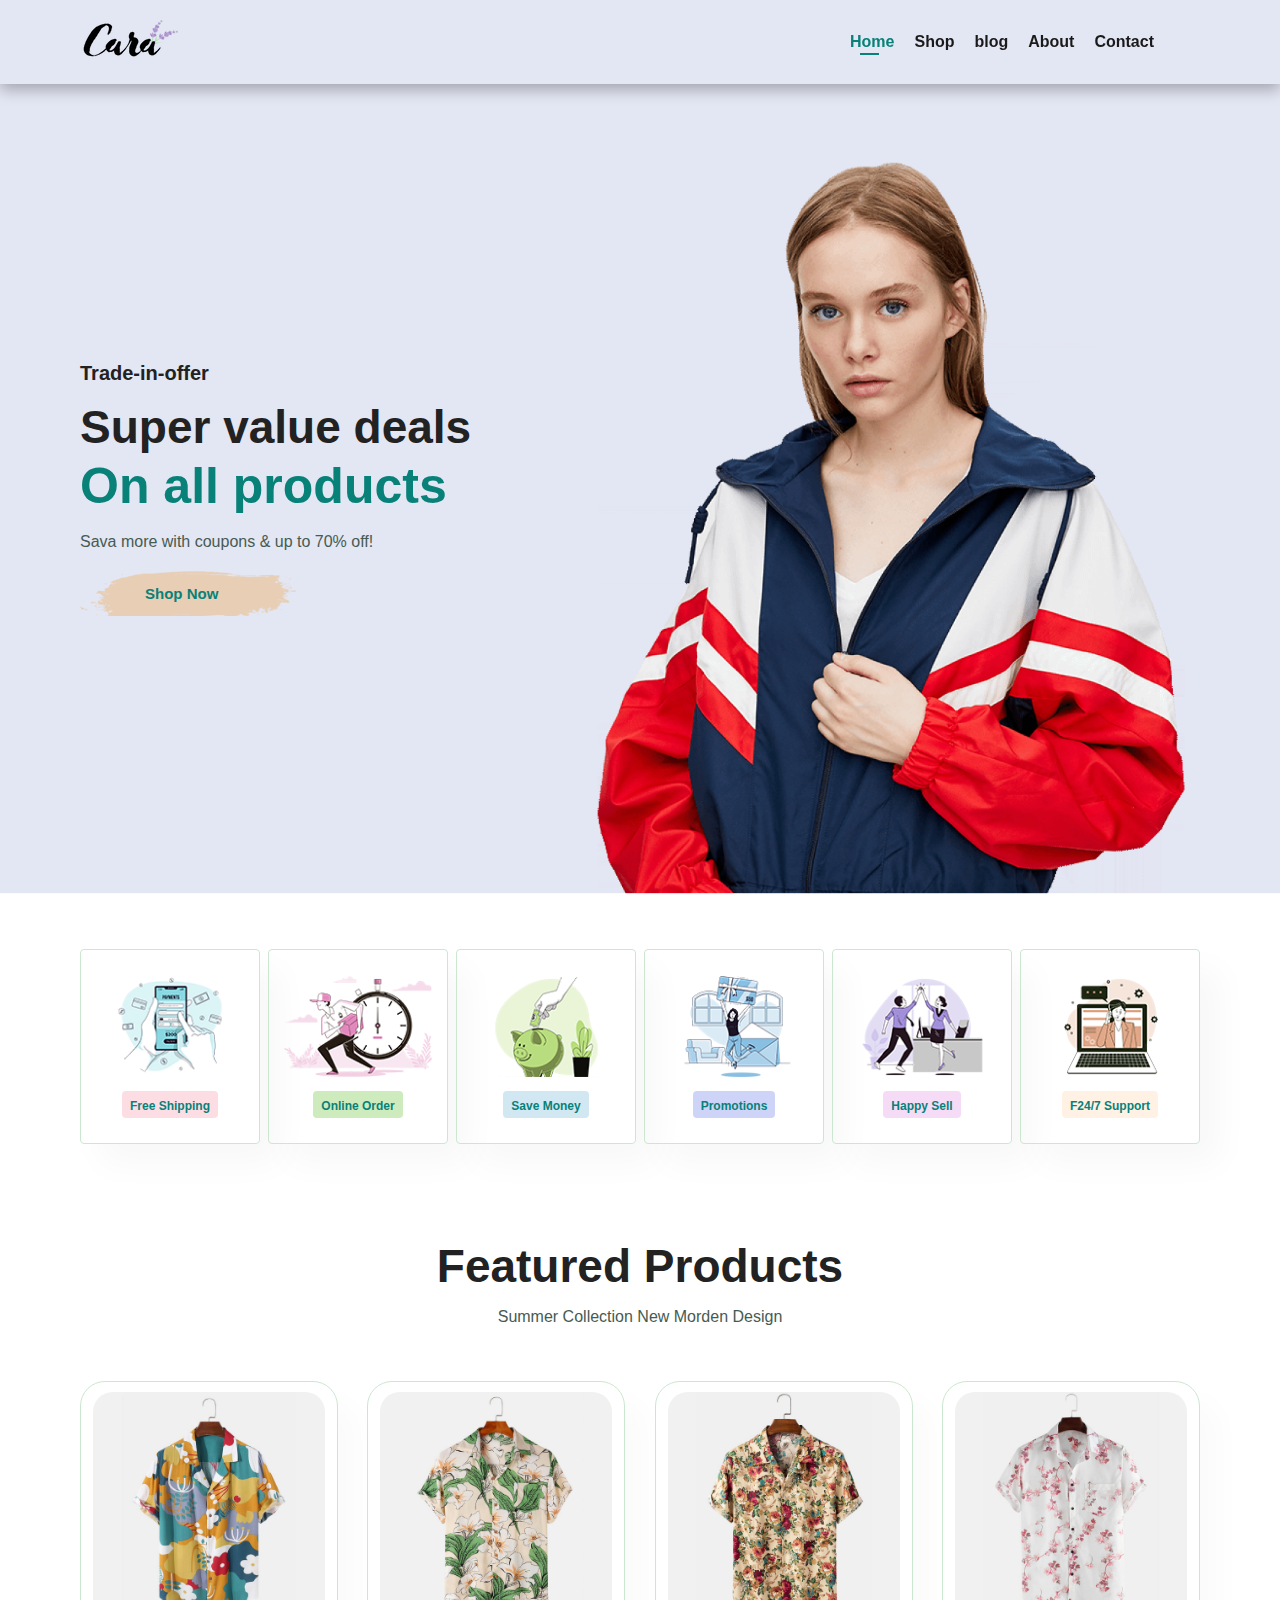
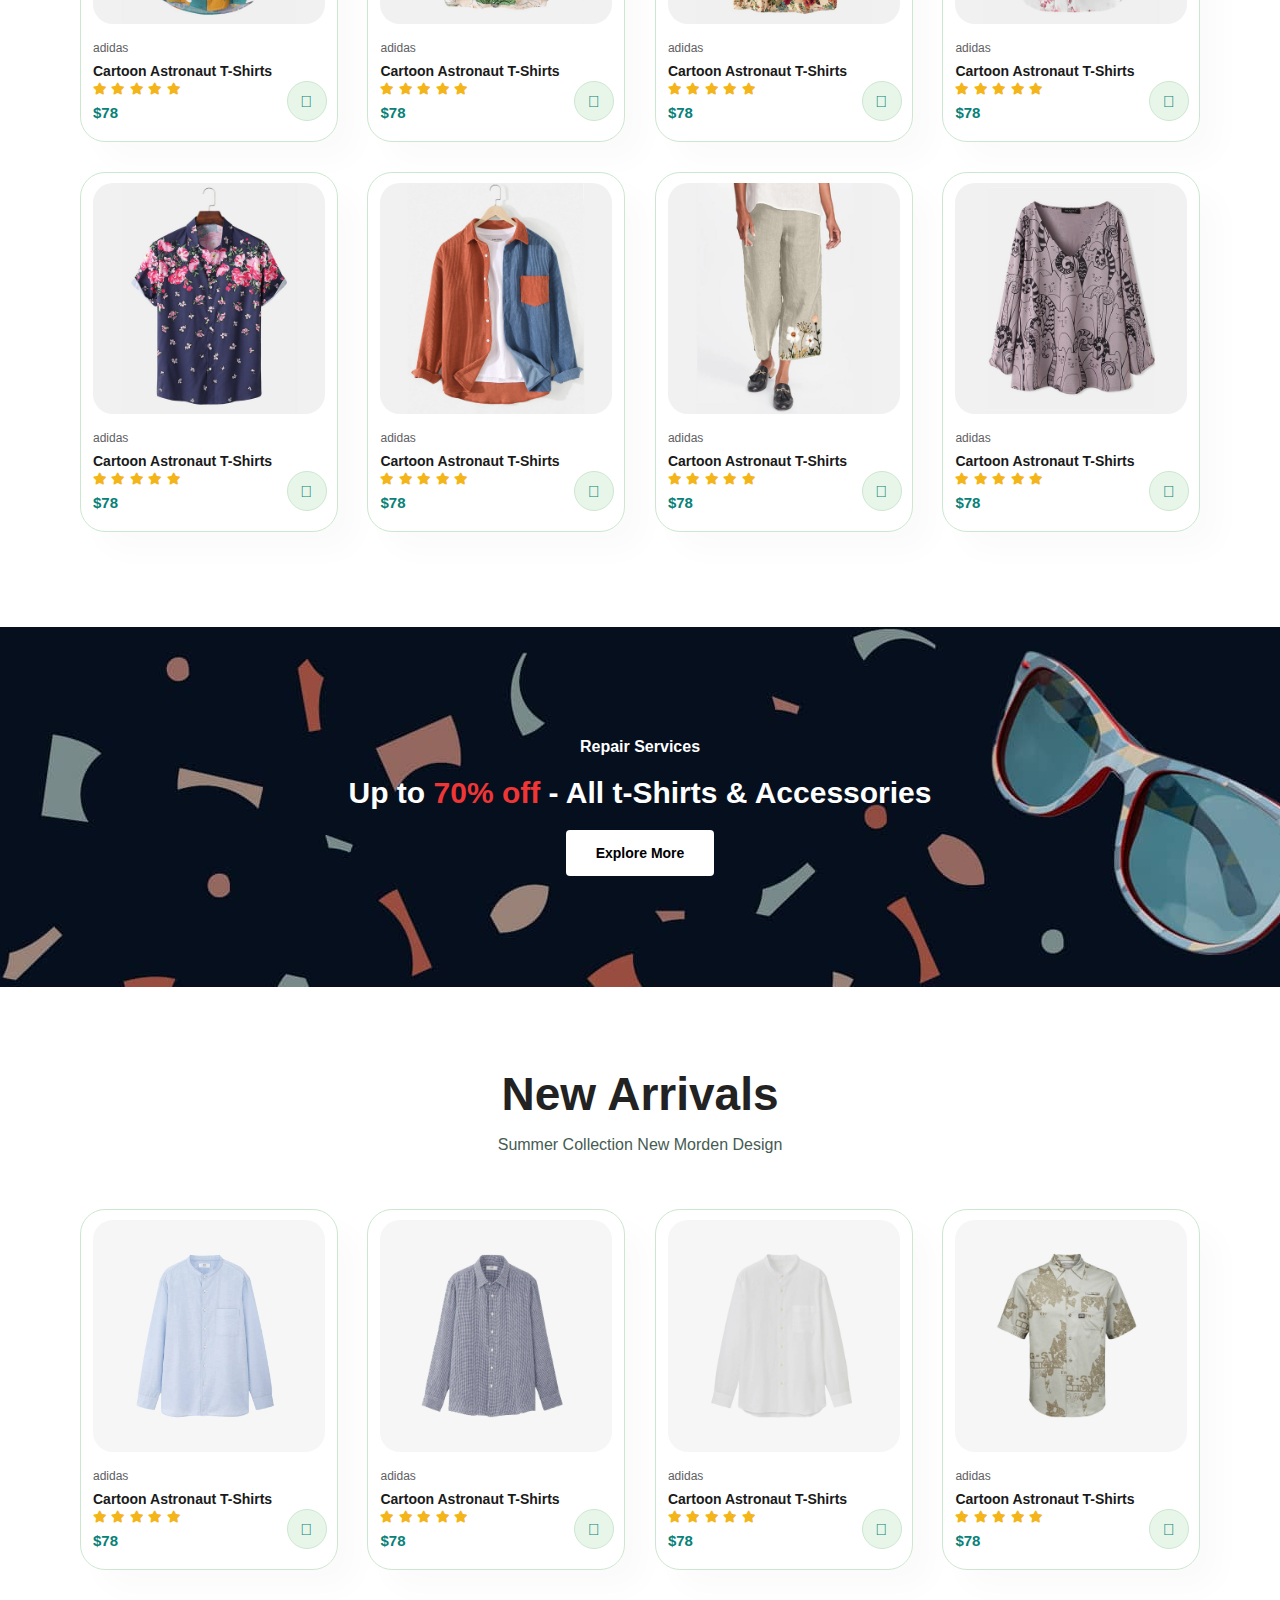
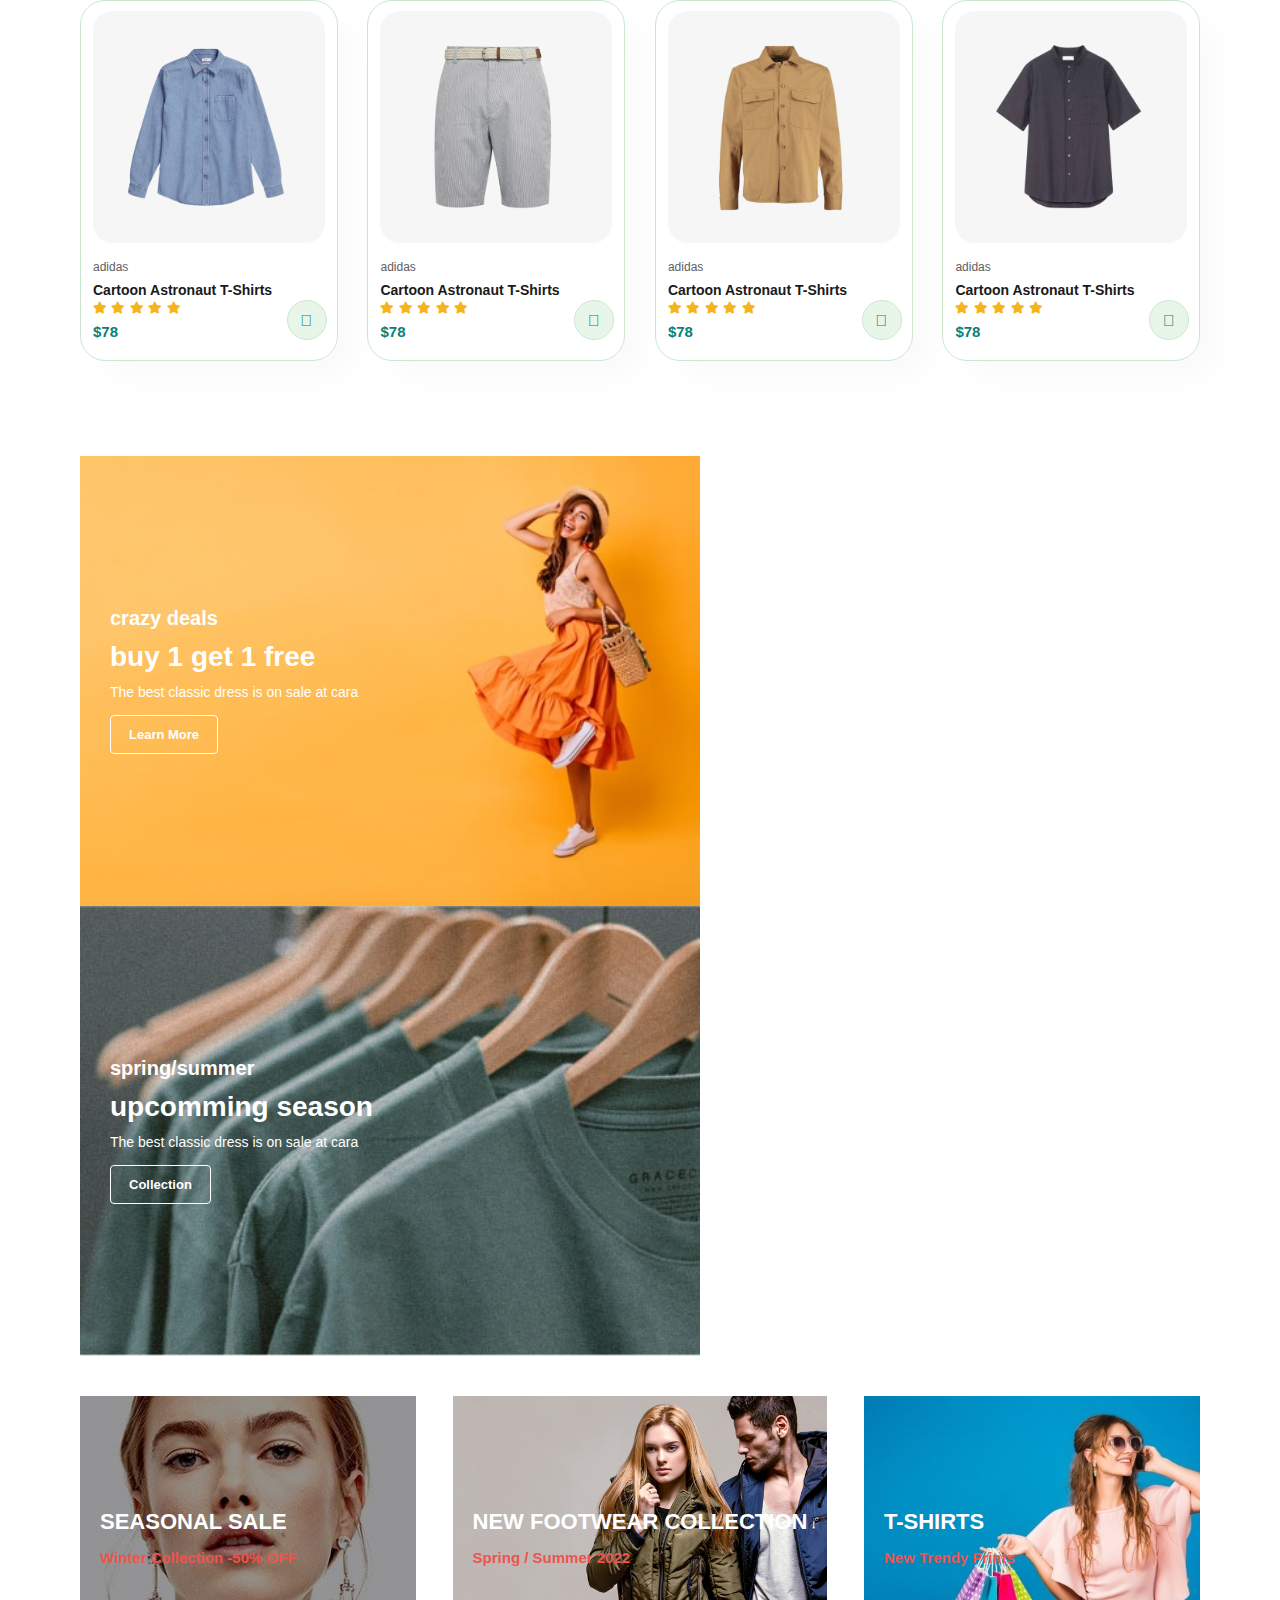
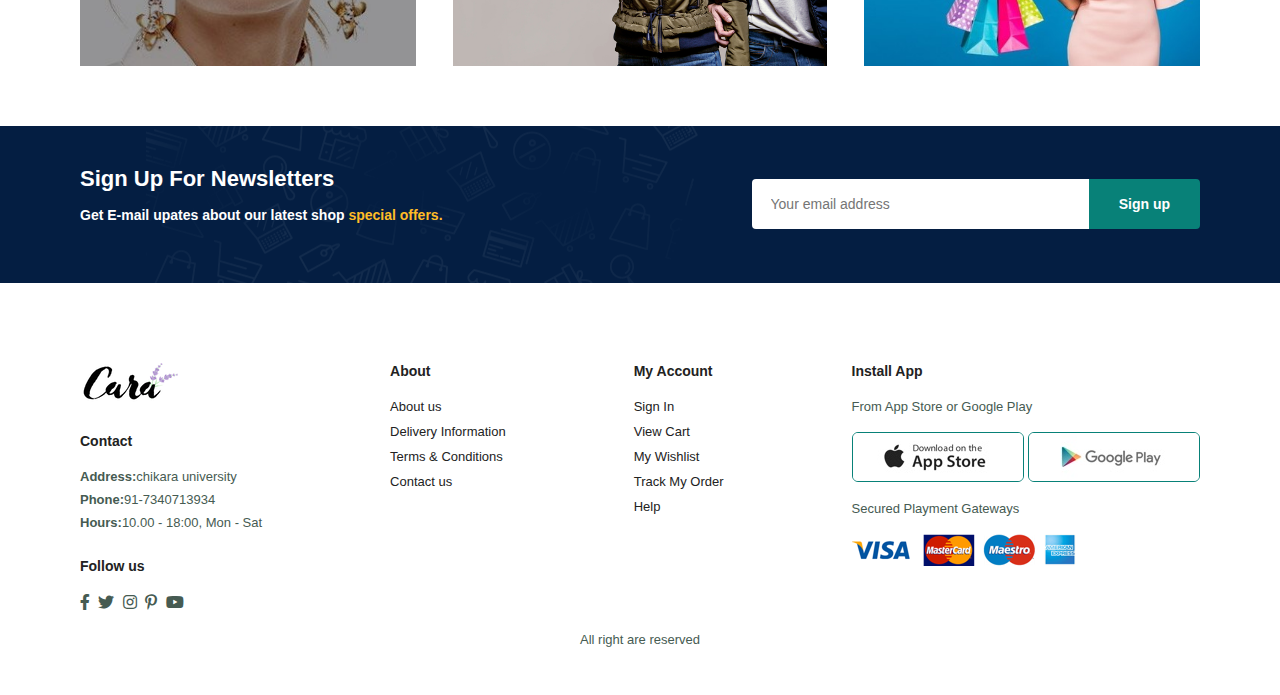
<file: e-comerce/index.html>
<!DOCTYPE html>
<html lang="en">
<head>
    <meta charset="UTF-8">
    <meta name="viewport" content="width=device-width, initial-scale=1.0">
    <title>e-commerce</title>
    
    <link rel="stylesheet" href="https://pro.fontawesome.com/releases/v5.10.0/css/all.css"/>
    <link rel="stylesheet" href="style.css">
</head>
<body>
    <section id="header">
        <a href="#"><img src="img/logo.png" class="logo" alt=""></a>

        <div>
            <ul id="navbar">
                <li><a class="active" href="index.html">Home</a></li>
                <li><a href="shop.html">Shop</a></li>
                <li><a href="blog.html">blog</a></li>
                <li><a href="about.html">About</a></li>
                <li><a href="contact.html">Contact</a></li>
                <li id="lg-bag"><a href="cart.html"><i class="far fa-shopping-bag"></i></a></li>
                <a href="#" id="closes"><i class="far fa-times"></i></a>
            </ul>
        </div>
        <div id="mobile">
            <a href="cart.html"><i class="far fa-shopping-bag"></i></a>
            <i id="bar" class="fas fa-outdent"></i>
        </div>
    </section>

    <section id="hero">
        <h4>Trade-in-offer</h4>
        <h2> Super value deals</h2>
        <h1>On all products</h1>
        <p>Sava more with coupons & up to 70% off!</p>
        <button>Shop Now</button>
    </section>

    <section id="feature" class="section-p1">
        <div class="fe-box">
            <img src="img/feature/f1.png" alt="">
            <h6>Free Shipping</h6>
        </div>
        <div class="fe-box">
            <img src="img/feature/f2.png" alt="">
            <h6>Online Order</h6>
        </div>
        <div class="fe-box">
            <img src="img/feature/f3.png" alt="">
            <h6>Save Money</h6>
        </div>
        <div class="fe-box">
            <img src="img/feature/f4.png" alt="">
            <h6>Promotions</h6>
        </div>
        <div class="fe-box">
            <img src="img/feature/f5.png" alt="">
            <h6>Happy Sell</h6>
        </div>
        <div class="fe-box">
            <img src="img/feature/f6.png" alt="">
            <h6>F24/7 Support</h6>
        </div>
        
    </section>

    <section id="product1" class="section-p1">
        <h2>Featured Products</h2>
        <p>Summer Collection New Morden Design</p>
        <div class="pro-container">
            <div class="pro">
                <img src="img/products/f1.jpg" alt="">
                <div class="des">
                    <span>adidas</span>
                    <h5>Cartoon Astronaut T-Shirts</h5>
                    <div class="star">
                        <i class="fas fa-star"></i>
                        <i class="fas fa-star"></i>
                        <i class="fas fa-star"></i>
                        <i class="fas fa-star"></i>
                        <i class="fas fa-star"></i>
                    </div>
                    <h4>$78</h4>
                </div>
                <a href="#"><i class="fal fa-shopping-cart cart"></i></a>
                <!-- <a href="#"><i class="fa-duotone fa-cart-shopping cart"></i></a> -->
            </div>
            <div class="pro">
                <img src="img/products/f2.jpg" alt="">
                <div class="des">
                    <span>adidas</span>
                    <h5>Cartoon Astronaut T-Shirts</h5>
                    <div class="star">
                        <i class="fas fa-star"></i>
                        <i class="fas fa-star"></i>
                        <i class="fas fa-star"></i>
                        <i class="fas fa-star"></i>
                        <i class="fas fa-star"></i>
                    </div>
                    <h4>$78</h4>
                </div>
                <a href="#"><i class="fal fa-shopping-cart cart"></i></a>
            </div>
            <div class="pro">
                <img src="img/products/f3.jpg" alt="">
                <div class="des">
                    <span>adidas</span>
                    <h5>Cartoon Astronaut T-Shirts</h5>
                    <div class="star">
                        <i class="fas fa-star"></i>
                        <i class="fas fa-star"></i>
                        <i class="fas fa-star"></i>
                        <i class="fas fa-star"></i>
                        <i class="fas fa-star"></i>
                    </div>
                    <h4>$78</h4>
                </div>
                <a href="#"><i class="fal fa-shopping-cart cart"></i></a>
            </div>
            <div class="pro">
                <img src="img/products/f4.jpg" alt="">
                <div class="des">
                    <span>adidas</span>
                    <h5>Cartoon Astronaut T-Shirts</h5>
                    <div class="star">
                        <i class="fas fa-star"></i>
                        <i class="fas fa-star"></i>
                        <i class="fas fa-star"></i>
                        <i class="fas fa-star"></i>
                        <i class="fas fa-star"></i>
                    </div>
                    <h4>$78</h4>
                </div>
                <a href="#"><i class="fal fa-shopping-cart cart"></i></a>
            </div>
            <div class="pro">
                <img src="img/products/f5.jpg" alt="">
                <div class="des">
                    <span>adidas</span>
                    <h5>Cartoon Astronaut T-Shirts</h5>
                    <div class="star">
                        <i class="fas fa-star"></i>
                        <i class="fas fa-star"></i>
                        <i class="fas fa-star"></i>
                        <i class="fas fa-star"></i>
                        <i class="fas fa-star"></i>
                    </div>
                    <h4>$78</h4>
                </div>
                <a href="#"><i class="fal fa-shopping-cart cart"></i></a>
            </div>
            <div class="pro">
                <img src="img/products/f6.jpg" alt="">
                <div class="des">
                    <span>adidas</span>
                    <h5>Cartoon Astronaut T-Shirts</h5>
                    <div class="star">
                        <i class="fas fa-star"></i>
                        <i class="fas fa-star"></i>
                        <i class="fas fa-star"></i>
                        <i class="fas fa-star"></i>
                        <i class="fas fa-star"></i>
                    </div>
                    <h4>$78</h4>
                </div>
                <a href="#"><i class="fal fa-shopping-cart cart"></i></a>
            </div>
            <div class="pro">
                <img src="img/products/f7.jpg" alt="">
                <div class="des">
                    <span>adidas</span>
                    <h5>Cartoon Astronaut T-Shirts</h5>
                    <div class="star">
                        <i class="fas fa-star"></i>
                        <i class="fas fa-star"></i>
                        <i class="fas fa-star"></i>
                        <i class="fas fa-star"></i>
                        <i class="fas fa-star"></i>
                    </div>
                    <h4>$78</h4>
                </div>
                <a href="#"><i class="fal fa-shopping-cart cart"></i></a>
            </div>
            <div class="pro">
                <img src="img/products/f8.jpg" alt="">
                <div class="des">
                    <span>adidas</span>
                    <h5>Cartoon Astronaut T-Shirts</h5>
                    <div class="star">
                        <i class="fas fa-star"></i>
                        <i class="fas fa-star"></i>
                        <i class="fas fa-star"></i>
                        <i class="fas fa-star"></i>
                        <i class="fas fa-star"></i>
                    </div>
                    <h4>$78</h4>
                </div>
                <a href="#"><i class="fal fa-shopping-cart cart"></i></a>
            </div>
        </div>
    </section>

    <section id="banner" class="section-m1">
        <h4>Repair Services</h4>
        <h2>Up to <span>70% off</span> - All t-Shirts & Accessories</h2>
        <button class="normal">Explore More</button>
    </section>

    <section id="product1" class="section-p1">
        <h2>New Arrivals</h2>
        <p>Summer Collection New Morden Design</p>
        <div class="pro-container">
            <div class="pro">
                <img src="img/products/n1.jpg" alt="">
                <div class="des">
                    <span>adidas</span>
                    <h5>Cartoon Astronaut T-Shirts</h5>
                    <div class="star">
                        <i class="fas fa-star"></i>
                        <i class="fas fa-star"></i>
                        <i class="fas fa-star"></i>
                        <i class="fas fa-star"></i>
                        <i class="fas fa-star"></i>
                    </div>
                    <h4>$78</h4>
                </div>
                <a href="#"><i class="fal fa-shopping-cart cart"></i></a>
            </div>
            <div class="pro">
                <img src="img/products/n2.jpg" alt="">
                <div class="des">
                    <span>adidas</span>
                    <h5>Cartoon Astronaut T-Shirts</h5>
                    <div class="star">
                        <i class="fas fa-star"></i>
                        <i class="fas fa-star"></i>
                        <i class="fas fa-star"></i>
                        <i class="fas fa-star"></i>
                        <i class="fas fa-star"></i>
                    </div>
                    <h4>$78</h4>
                </div>
                <a href="#"><i class="fal fa-shopping-cart cart"></i></a>
            </div>
            <div class="pro">
                <img src="img/products/n3.jpg" alt="">
                <div class="des">
                    <span>adidas</span>
                    <h5>Cartoon Astronaut T-Shirts</h5>
                    <div class="star">
                        <i class="fas fa-star"></i>
                        <i class="fas fa-star"></i>
                        <i class="fas fa-star"></i>
                        <i class="fas fa-star"></i>
                        <i class="fas fa-star"></i>
                    </div>
                    <h4>$78</h4>
                </div>
                <a href="#"><i class="fal fa-shopping-cart cart"></i></a>
            </div>
            <div class="pro">
                <img src="img/products/n4.jpg" alt="">
                <div class="des">
                    <span>adidas</span>
                    <h5>Cartoon Astronaut T-Shirts</h5>
                    <div class="star">
                        <i class="fas fa-star"></i>
                        <i class="fas fa-star"></i>
                        <i class="fas fa-star"></i>
                        <i class="fas fa-star"></i>
                        <i class="fas fa-star"></i>
                    </div>
                    <h4>$78</h4>
                </div>
                <a href="#"><i class="fal fa-shopping-cart cart"></i></a>
            </div>
            <div class="pro">
                <img src="img/products/n5.jpg" alt="">
                <div class="des">
                    <span>adidas</span>
                    <h5>Cartoon Astronaut T-Shirts</h5>
                    <div class="star">
                        <i class="fas fa-star"></i>
                        <i class="fas fa-star"></i>
                        <i class="fas fa-star"></i>
                        <i class="fas fa-star"></i>
                        <i class="fas fa-star"></i>
                    </div>
                    <h4>$78</h4>
                </div>
                <a href="#"><i class="fal fa-shopping-cart cart"></i></a>
            </div>
            <div class="pro">
                <img src="img/products/n6.jpg" alt="">
                <div class="des">
                    <span>adidas</span>
                    <h5>Cartoon Astronaut T-Shirts</h5>
                    <div class="star">
                        <i class="fas fa-star"></i>
                        <i class="fas fa-star"></i>
                        <i class="fas fa-star"></i>
                        <i class="fas fa-star"></i>
                        <i class="fas fa-star"></i>
                    </div>
                    <h4>$78</h4>
                </div>
                <a href="#"><i class="fal fa-shopping-cart cart"></i></a>
            </div>
            <div class="pro">
                <img src="img/products/n7.jpg" alt="">
                <div class="des">
                    <span>adidas</span>
                    <h5>Cartoon Astronaut T-Shirts</h5>
                    <div class="star">
                        <i class="fas fa-star"></i>
                        <i class="fas fa-star"></i>
                        <i class="fas fa-star"></i>
                        <i class="fas fa-star"></i>
                        <i class="fas fa-star"></i>
                    </div>
                    <h4>$78</h4>
                </div>
                <a href="#"><i class="fal fa-shopping-cart cart"></i></a>
            </div>
            <div class="pro">
                <img src="img/products/n8.jpg" alt="">
                <div class="des">
                    <span>adidas</span>
                    <h5>Cartoon Astronaut T-Shirts</h5>
                    <div class="star">
                        <i class="fas fa-star"></i>
                        <i class="fas fa-star"></i>
                        <i class="fas fa-star"></i>
                        <i class="fas fa-star"></i>
                        <i class="fas fa-star"></i>
                    </div>
                    <h4>$78</h4>
                </div>
                <a href="#"><i class="fal fa-shopping-cart cart"></i></a>
            </div>
        </div>
    </section>
    
    <section id="sm-banner" class="section-p1">
        <div class="banner-box">
            <h4>crazy deals</h4>
            <h2>buy 1 get 1 free</h2>
            <span>The best classic dress is on sale at cara</span>
            <button class="white">Learn More</button>
        </div>
        <div class="banner-box banner-box2">
            <h4>spring/summer</h4>
            <h2>upcomming season</h2>
            <span>The best classic dress is on sale at cara</span>
            <button class="white">Collection</button>
        </div>
    </section>


    <section id="banner3">
        <div class="banner-box">
            <h2>SEASONAL SALE</h2>
            <h3>Winter Collection -50% OFF</h3>
        </div>
        <div class="banner-box banner-box2">
            <h2>NEW FOOTWEAR COLLECTION</h2>
            <h3>Spring / Summer 2022</h3>
        </div>
        <div class="banner-box banner-box3">
            <h2>T-SHIRTS</h2>
            <h3>New Trendy Prints</h3>
        </div>
    </section>

    <section id="newsletter" class="section-m1 section-p1">
        <div class="newstext">
            <h4>Sign Up For Newsletters</h4>
            <p>Get E-mail upates about our latest shop <span>special offers.</span></p>

        </div>
        <div class="form">
            <input type="text" name="" id="" placeholder="Your email address">
            <button class="normal">Sign up</button>

        </div>
    </section>

    <footer class="section-p1">
        <div class="col">
            <img class="logo" src="img/logo.png" alt="">
            <h4>Contact</h4>
            <p><strong>Address:</strong>chikara university</p>
            <p><strong>Phone:</strong>91-7340713934</p>
            <p><strong>Hours:</strong>10.00 - 18:00, Mon - Sat</p>
            <div class="follow">
                <h4>Follow us</h4>
                <div class="icon">
                    <i class="fab fa-facebook-f"></i>
                    <i class="fab fa-twitter"></i>
                    <i class="fab fa-instagram"></i>
                    <i class="fab fa-pinterest-p"></i>
                    <i class="fab fa-youtube"></i>
                </div>
            </div>
        </div>
        <div class="col">
            <h4>About</h4>
            <a href="#">About us</a>
            <a href="#">Delivery Information</a>
            <a href="#">Terms & Conditions</a>
            <a href="#">Contact us</a>
        </div>
        <div class="col">
            <h4>My Account</h4>
            <a href="#">Sign In</a>
            <a href="#">View Cart</a>
            <a href="#">My Wishlist</a>
            <a href="#">Track My Order</a>
            <a href="#">Help</a>
        </div>
        <div class="col install">
            <h4>Install App</h4>
            <p>From App Store or Google Play</p>
            <div class="row">
                <img src="img/pay/app.jpg" alt="">
                <img src="img/pay/play.jpg" alt="">
            </div>
            <p>Secured Playment Gateways</p>
            <img src="img/pay/pay.png" alt="">
        </div>
        <div class="copyright">
            <p>All right are reserved</p>
        </div>
    </footer>

    <script src="script.js"></script>
</body>
</html>
</file>
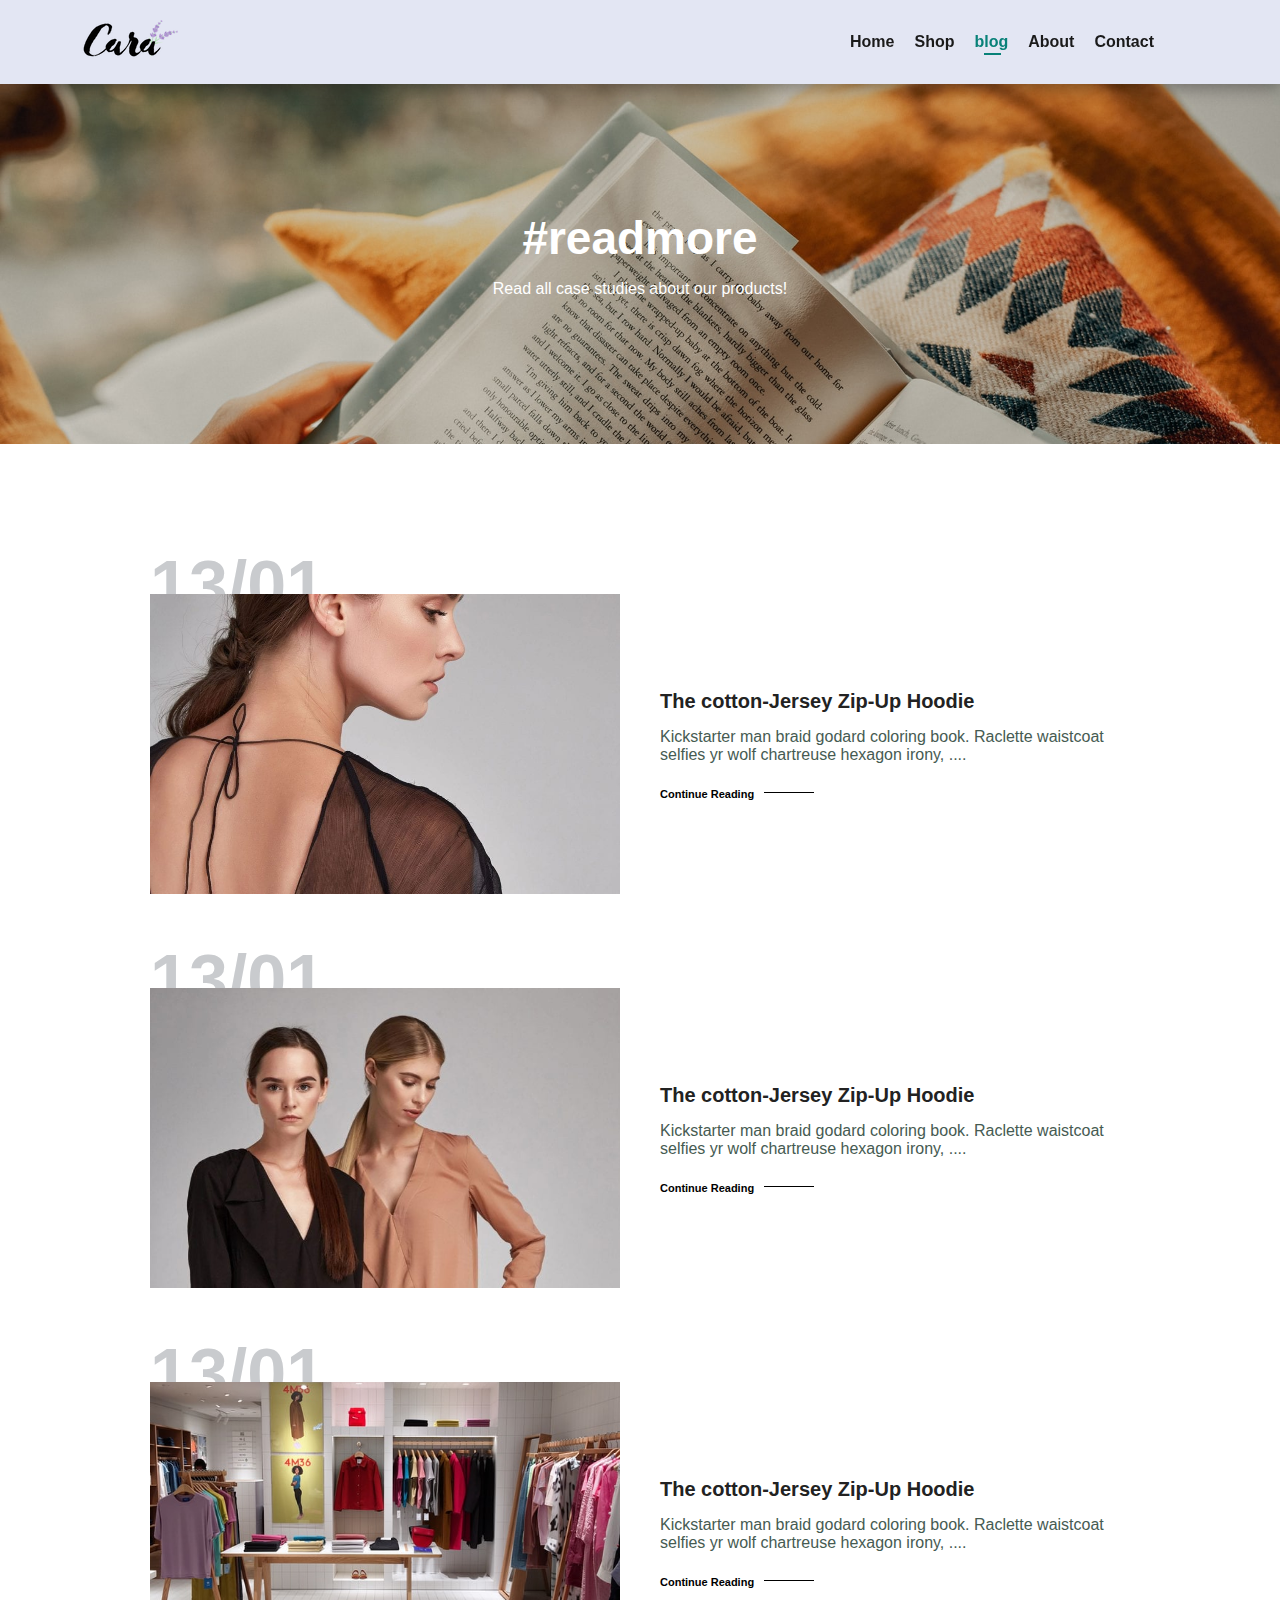
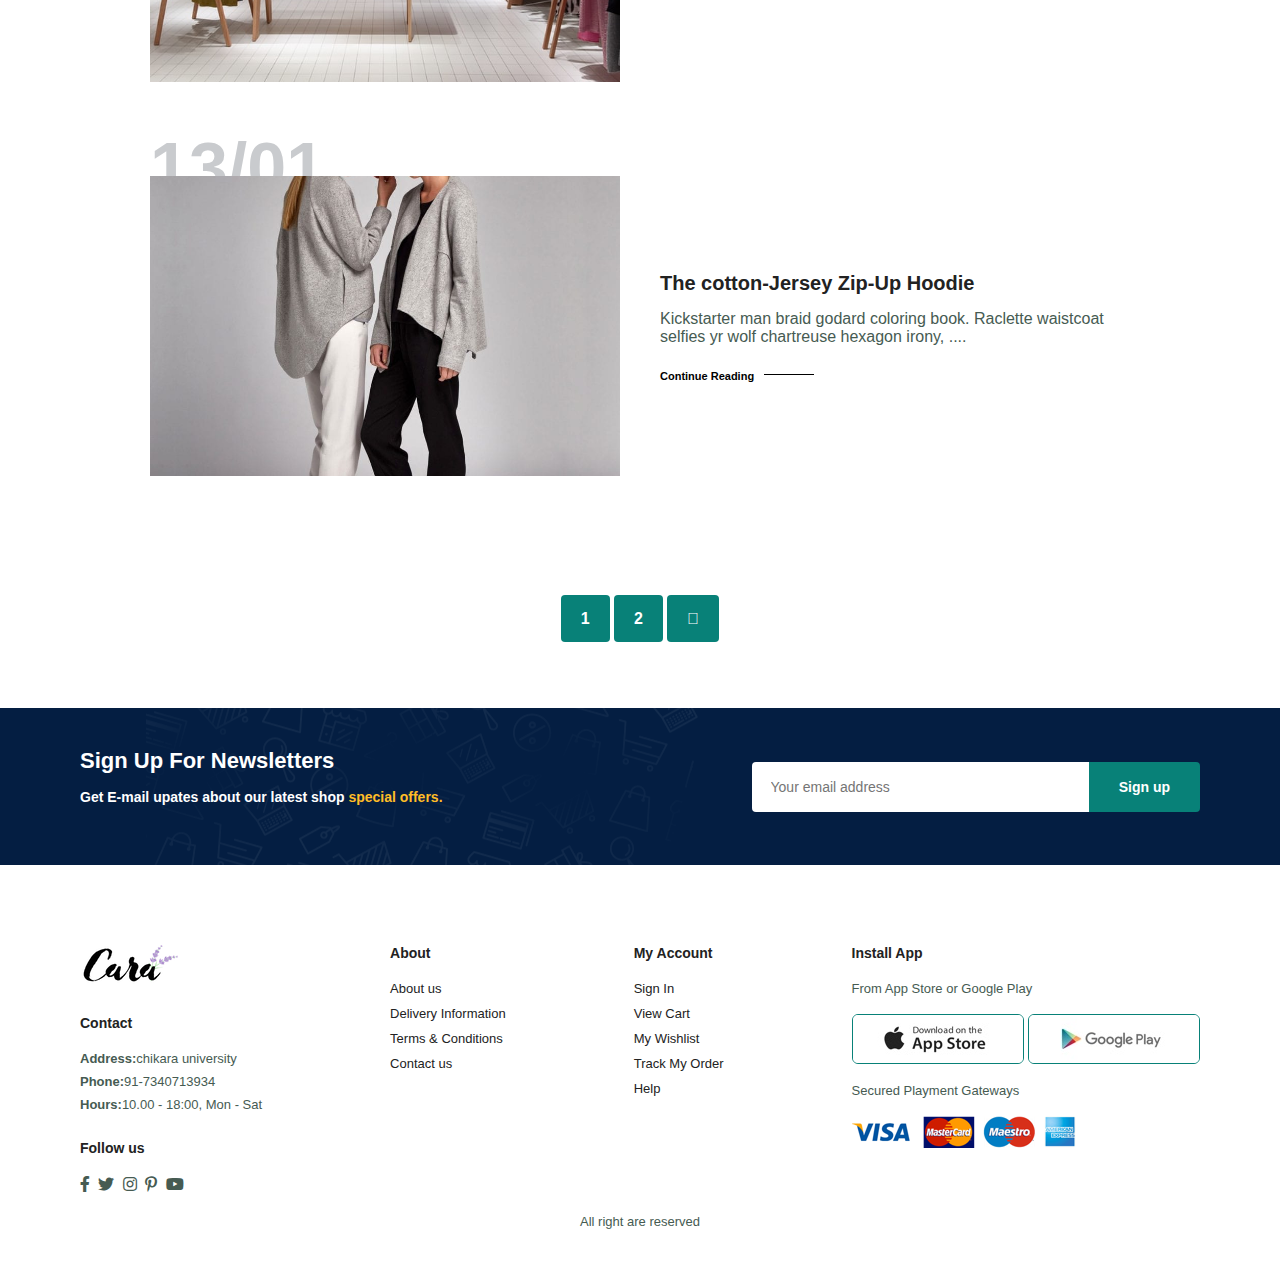
<file: e-comerce/blog.html>
<!DOCTYPE html>
<html lang="en">
<head>
    <meta charset="UTF-8">
    <meta name="viewport" content="width=device-width, initial-scale=1.0">
    <title>e-commerce</title>
    <link rel="stylesheet" href="https://pro.fontawesome.com/releases/v5.10.0/css/all.css"/>
    <link rel="stylesheet" href="style.css">
    <link rel="stylesheet" href="style2.css">
</head>
<body>
    <section id="header">
        <a href="#"><img src="img/logo.png" class="logo" alt=""></a>

        <div>
            <ul id="navbar">
                <li><a href="index.html">Home</a></li>
                <li><a href="shop.html">Shop</a></li>
                <li><a class="active" href="blog.html">blog</a></li>
                <li><a href="about.html">About</a></li>
                <li><a href="contact.html">Contact</a></li>
                <li id="lg-bag"><a href="cart.html"><i class="far fa-shopping-bag"></i></a></li>
                <a href="#" id="closes"><i class="far fa-times"></i></a>
            </ul>
        </div>
        <div id="mobile">
            <a href="cart.html"><i class="far fa-shopping-bag"></i></a>
            <i id="bar" class="fas fa-outdent"></i>
        </div>
    </section>

    <section id="page-header" class="blog-header">
        <h2>#readmore</h2>
        <p>Read all case studies about our products! </p>
    </section>

    <section id="blog">
        <div class="blog-box">
            <div class="blog-img">
                <img src="img/blog/b1.jpg" alt="">
            </div>
            <div class="blog-details">
                <h4>The cotton-Jersey Zip-Up Hoodie</h4>
                <p>Kickstarter man braid godard coloring book.
                    Raclette waistcoat selfies yr wolf chartreuse
                    hexagon irony, .... 
                </p>
                <a href="#">Continue Reading</a>
                <h1>13/01</h1>
            </div>
        </div>
        <div class="blog-box">
            <div class="blog-img">
                <img src="img/blog/b2.jpg" alt="">
            </div>
            <div class="blog-details">
                <h4>The cotton-Jersey Zip-Up Hoodie</h4>
                <p>Kickstarter man braid godard coloring book.
                    Raclette waistcoat selfies yr wolf chartreuse
                    hexagon irony, .... 
                </p>
                <a href="#">Continue Reading</a>
                <h1>13/01</h1>
            </div>
        </div>
        <div class="blog-box">
            <div class="blog-img">
                <img src="img/blog/b3.jpg" alt="">
            </div>
            <div class="blog-details">
                <h4>The cotton-Jersey Zip-Up Hoodie</h4>
                <p>Kickstarter man braid godard coloring book.
                    Raclette waistcoat selfies yr wolf chartreuse
                    hexagon irony, .... 
                </p>
                <a href="#">Continue Reading</a>
                <h1>13/01</h1>
            </div>
        </div>
        <div class="blog-box">
            <div class="blog-img">
                <img src="img/blog/b4.jpg" alt="">
            </div>
            <div class="blog-details">
                <h4>The cotton-Jersey Zip-Up Hoodie</h4>
                <p>Kickstarter man braid godard coloring book.
                    Raclette waistcoat selfies yr wolf chartreuse
                    hexagon irony, .... 
                </p>
                <a href="#">Continue Reading</a>
                <h1>13/01</h1>
            </div>
        </div>
    </section>

    <section id="pagination" class="section-p1">
        <a href="#">1</a>
        <a href="#">2</a>
        <a href="#"><i class="fal fa-long-arrow-alt-right"></i></a>
    </section>
    <section id="newsletter" class="section-m1 section-p1">
        <div class="newstext">
            <h4>Sign Up For Newsletters</h4>
            <p>Get E-mail upates about our latest shop <span>special offers.</span></p>

        </div>
        <div class="form">
            <input type="text" name="" id="" placeholder="Your email address">
            <button class="normal">Sign up</button>

        </div>
    </section>

    <footer class="section-p1">
        <div class="col">
            <img class="logo" src="img/logo.png" alt="">
            <h4>Contact</h4>
            <p><strong>Address:</strong>chikara university</p>
            <p><strong>Phone:</strong>91-7340713934</p>
            <p><strong>Hours:</strong>10.00 - 18:00, Mon - Sat</p>
            <div class="follow">
                <h4>Follow us</h4>
                <div class="icon">
                    <i class="fab fa-facebook-f"></i>
                    <i class="fab fa-twitter"></i>
                    <i class="fab fa-instagram"></i>
                    <i class="fab fa-pinterest-p"></i>
                    <i class="fab fa-youtube"></i>
                </div>
            </div>
        </div>
        <div class="col">
            <h4>About</h4>
            <a href="#">About us</a>
            <a href="#">Delivery Information</a>
            <a href="#">Terms & Conditions</a>
            <a href="#">Contact us</a>
        </div>
        <div class="col">
            <h4>My Account</h4>
            <a href="#">Sign In</a>
            <a href="#">View Cart</a>
            <a href="#">My Wishlist</a>
            <a href="#">Track My Order</a>
            <a href="#">Help</a>
        </div>
        <div class="col install">
            <h4>Install App</h4>
            <p>From App Store or Google Play</p>
            <div class="row">
                <img src="img/pay/app.jpg" alt="">
                <img src="img/pay/play.jpg" alt="">
            </div>
            <p>Secured Playment Gateways</p>
            <img src="img/pay/pay.png" alt="">
        </div>
        <div class="copyright">
            <p>All right are reserved</p>
        </div>
    </footer>

    <script src="script.js"></script>
</body>
</html>
</file>
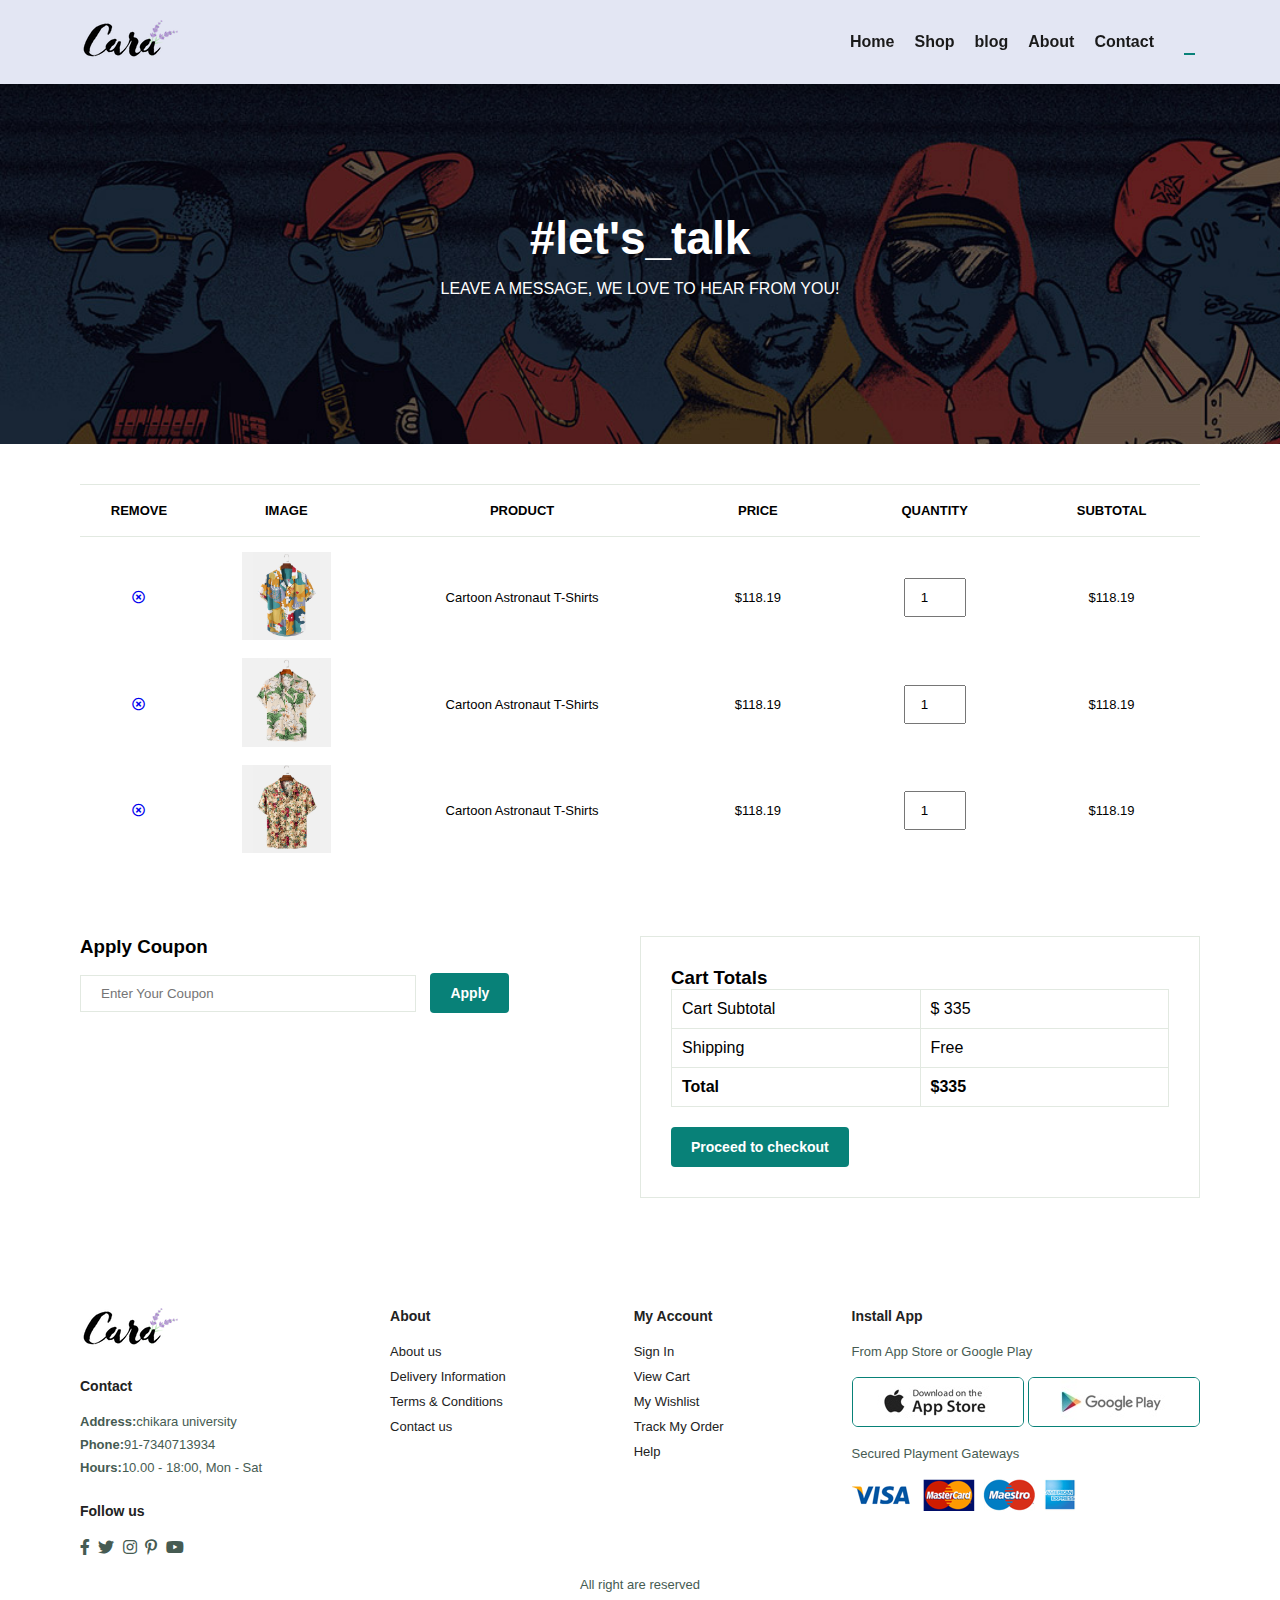
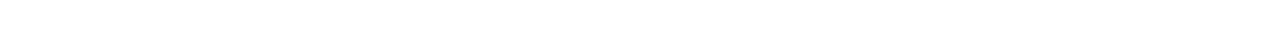
<file: e-comerce/cart.html>
<!DOCTYPE html>
<html lang="en">
<head>
    <meta charset="UTF-8">
    <meta name="viewport" content="width=device-width, initial-scale=1.0">
    <title>e-commerce</title>
    <link rel="stylesheet" href="https://pro.fontawesome.com/releases/v5.10.0/css/all.css"/>
    <link rel="stylesheet" href="style.css">
    <link rel="stylesheet" href="style2.css">
</head>
<body>
    <section id="header">
        <a href="#"><img src="img/logo.png" class="logo" alt=""></a>

        <div>
            <ul id="navbar">
                <li><a href="index.html">Home</a></li>
                <li><a href="shop.html">Shop</a></li>
                <li><a href="blog.html">blog</a></li>
                <li><a href="about.html">About</a></li>
                <li><a href="contact.html">Contact</a></li>
                <li id="lg-bag" class="qw"><a class="active" href="cart.html"><i class="far fa-shopping-bag"></i></a></li>
                <a href="#" id="closes"><i class="far fa-times"></i></a>
            </ul>
        </div>
        <div id="mobile">
            <a href="cart.html"><i class="far fa-shopping-bag"></i></a>
            <i id="bar" class="fas fa-outdent"></i>
        </div>
    </section>

    <section id="page-header" class="about-header">
        <h2>#let's_talk</h2>
        <p>LEAVE A MESSAGE, WE LOVE TO HEAR FROM YOU!</p>
    </section>

    <section id="cart" class="section-p1">
        <table width="100%">
            <thead>
                <tr>
                    <td>Remove</td>
                    <td>Image</td>
                    <td>Product</td>
                    <td>Price</td>
                    <td>Quantity</td>
                    <td>Subtotal</td>

                </tr>
            </thead>
            <tbody>
                <tr>
                    <td><a href="#"><i class="far fa-times-circle"></i></a></td>
                    <td><img src="img/products/f1.jpg" alt=""></td>
                    <td>Cartoon Astronaut T-Shirts</td>
                    <td>$118.19</td>
                    <td><input type="number" value="1"></td>
                    <td>$118.19</td>
                </tr>
                <tr>
                    <td><a href="#"><i class="far fa-times-circle"></i></a></td>
                    <td><img src="img/products/f2.jpg" alt=""></td>
                    <td>Cartoon Astronaut T-Shirts</td>
                    <td>$118.19</td>
                    <td><input type="number" value="1"></td>
                    <td>$118.19</td>
                </tr>
                <tr>
                    <td><a href="#"><i class="far fa-times-circle"></i></a></td>
                    <td><img src="img/products/f3.jpg" alt=""></td>
                    <td>Cartoon Astronaut T-Shirts</td>
                    <td>$118.19</td>
                    <td><input type="number" value="1"></td>
                    <td>$118.19</td>
                </tr>

            </tbody>
        </table>
    </section>

    <section id="cart-add" class="section-p1">
        <div id="coupon">
            <h3>Apply Coupon</h3>
            <div>
                <input type="text" placeholder="Enter Your Coupon">
                <button class="normal">Apply</button>
            </div>
        </div>
        <div id="subtotal">
            <h3>Cart Totals</h3>
            <table>
                <tr>
                    <td>Cart Subtotal</td>
                    <td>$ 335</td>
                </tr>
                <tr>
                    <td>Shipping</td>
                    <td>Free</td>
                </tr>
                <tr>
                    <td><strong>Total</strong></td>
                    <td><strong>$335</strong></td>
                </tr>
            </table>
            <button class="normal">Proceed to checkout</button>
        </div>
    </section>

    <footer class="section-p1">
        <div class="col">
            <img class="logo" src="img/logo.png" alt="">
            <h4>Contact</h4>
            <p><strong>Address:</strong>chikara university</p>
            <p><strong>Phone:</strong>91-7340713934</p>
            <p><strong>Hours:</strong>10.00 - 18:00, Mon - Sat</p>
            <div class="follow">
                <h4>Follow us</h4>
                <div class="icon">
                    <i class="fab fa-facebook-f"></i>
                    <i class="fab fa-twitter"></i>
                    <i class="fab fa-instagram"></i>
                    <i class="fab fa-pinterest-p"></i>
                    <i class="fab fa-youtube"></i>
                </div>
            </div>
        </div>
        <div class="col">
            <h4>About</h4>
            <a href="#">About us</a>
            <a href="#">Delivery Information</a>
            <a href="#">Terms & Conditions</a>
            <a href="#">Contact us</a>
        </div>
        <div class="col">
            <h4>My Account</h4>
            <a href="#">Sign In</a>
            <a href="#">View Cart</a>
            <a href="#">My Wishlist</a>
            <a href="#">Track My Order</a>
            <a href="#">Help</a>
        </div>
        <div class="col install">
            <h4>Install App</h4>
            <p>From App Store or Google Play</p>
            <div class="row">
                <img src="img/pay/app.jpg" alt="">
                <img src="img/pay/play.jpg" alt="">
            </div>
            <p>Secured Playment Gateways</p>
            <img src="img/pay/pay.png" alt="">
        </div>
        <div class="copyright">
            <p>All right are reserved</p>
        </div>
    </footer>

    <script src="script.js"></script>
</body>
</html>
</file>
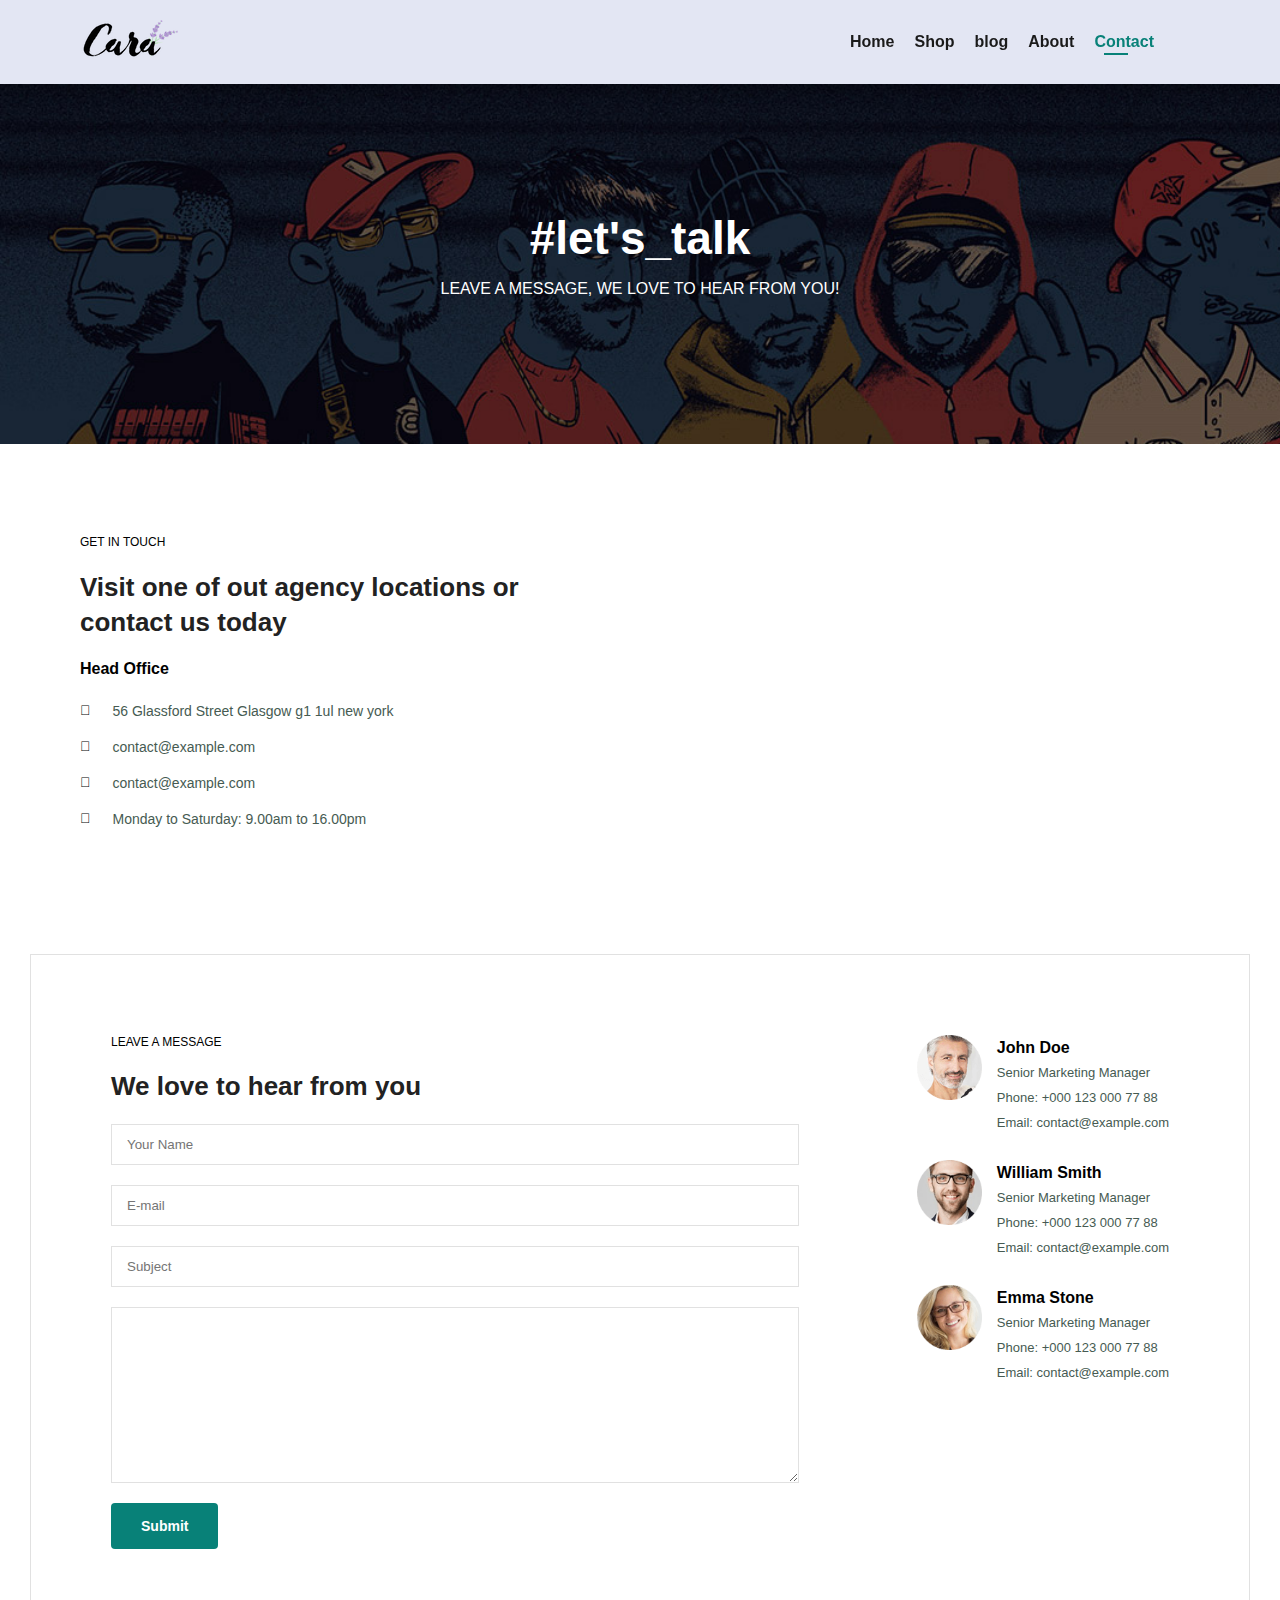
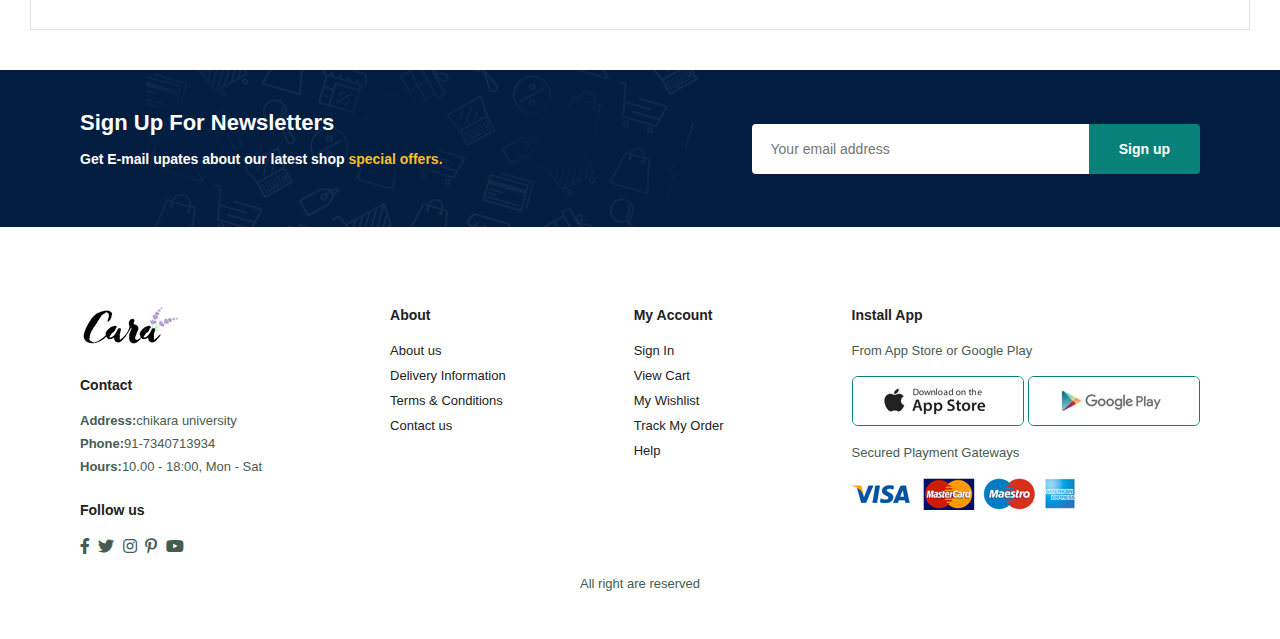
<file: e-comerce/contact.html>
<!DOCTYPE html>
<html lang="en">
<head>
    <meta charset="UTF-8">
    <meta name="viewport" content="width=device-width, initial-scale=1.0">
    <title>e-commerce</title>
    <link rel="stylesheet" href="https://pro.fontawesome.com/releases/v5.10.0/css/all.css"/>
    <link rel="stylesheet" href="style.css">
    <link rel="stylesheet" href="style2.css">
</head>
<body>
    <section id="header">
        <a href="#"><img src="img/logo.png" class="logo" alt=""></a>

        <div>
            <ul id="navbar">
                <li><a href="index.html">Home</a></li>
                <li><a href="shop.html">Shop</a></li>
                <li><a href="blog.html">blog</a></li>
                <li><a href="about.html">About</a></li>
                <li><a class="active" href="contact.html">Contact</a></li>
                <li id="lg-bag"><a href="cart.html">
                    <i class="far fa-shopping-bag"></i>
                </a></li>
                <a href="#" id="closes"><i class="far fa-times"></i></a>
            </ul>
        </div>
        <div id="mobile">
            <a href="cart.html"><i class="far fa-shopping-bag"></i></a>
            <i id="bar" class="fas fa-outdent"></i>
        </div>
    </section>

    <section id="page-header" class="about-header">
        <h2>#let's_talk</h2>
        <p>LEAVE A MESSAGE, WE LOVE TO HEAR FROM YOU!</p>
    </section>

    <section id="contact-details" class="section-p1">
        <div class="details">
            <span>GET IN TOUCH</span>
            <h2>Visit one of out agency locations or contact us today</h2>
            <h3>Head Office</h3>
            <div>
                <li>
                    <i class="fal fa-map"></i>
                    <p>56 Glassford Street Glasgow g1 1ul new york</p>
                </li>
                <li>
                    <i class="fal fa-envelope"></i>
                    <p>contact@example.com</p>
                </li>
                <li>
                    <i class="fal fa-phone-alt"></i>
                    <p>contact@example.com</p>
                </li>
                <li>
                    <i class="fal fa-clock"></i>
                    <p>Monday to Saturday: 9.00am to 16.00pm</p>
                </li>
            </div>
        </div>
        <div class="map">
            <iframe src="https://www.google.com/maps/embed?pb=!1m18!1m12!1m3!1d2469.8336811429895!2d-1.257618623634997!3d51.75436479263208!2m3!1f0!2f0!3f0!3m2!1i1024!2i768!4f13.1!3m3!1m2!1s0x4876c6a9ef8c485b%3A0xd2ff1883a001afed!2sUniversity%20of%20Oxford!5e0!3m2!1sen!2sin!4v1693770053523!5m2!1sen!2sin" width="600" height="450" style="border:0;" allowfullscreen="" loading="lazy" referrerpolicy="no-referrer-when-downgrade"></iframe>
        </div>
    </section>

    <section id="form-details">
        <form action="">
            <span>LEAVE A MESSAGE</span>
            <h2>We love to hear from you</h2>
            <input type="text" placeholder="Your Name">
            <input type="text" placeholder="E-mail">
            <input type="text" placeholder="Subject">
            <textarea name="" id="" cols="30" rows="10" placeholder="Your Message">

            </textarea>
            <button class="normal">Submit</button>
        </form>
        <div class="people">
            <div>
                <img src="img/people/1.png" alt="">
                <p><span>John Doe</span> Senior Marketing Manager
                <br>Phone: +000 123 000 77 88 <br> Email: contact@example.com</p>
            </div>
            <div>
                <img src="img/people/2.png" alt="">
                <p><span>William Smith</span> Senior Marketing Manager
                <br>Phone: +000 123 000 77 88 <br> Email: contact@example.com</p>
            </div>
            <div>
                <img src="img/people/3.png" alt="">
                <p><span>Emma Stone</span> Senior Marketing Manager
                <br>Phone: +000 123 000 77 88 <br> Email: contact@example.com</p>
            </div>
        </div>
    </section>

    <section id="newsletter" class="section-m1 section-p1">
        <div class="newstext">
            <h4>Sign Up For Newsletters</h4>
            <p>Get E-mail upates about our latest shop <span>special offers.</span></p>

        </div>
        <div class="form">
            <input type="text" name="" id="" placeholder="Your email address">
            <button class="normal">Sign up</button>

        </div>
    </section>

    <footer class="section-p1">
        <div class="col">
            <img class="logo" src="img/logo.png" alt="">
            <h4>Contact</h4>
            <p><strong>Address:</strong>chikara university</p>
            <p><strong>Phone:</strong>91-7340713934</p>
            <p><strong>Hours:</strong>10.00 - 18:00, Mon - Sat</p>
            <div class="follow">
                <h4>Follow us</h4>
                <div class="icon">
                    <i class="fab fa-facebook-f"></i>
                    <i class="fab fa-twitter"></i>
                    <i class="fab fa-instagram"></i>
                    <i class="fab fa-pinterest-p"></i>
                    <i class="fab fa-youtube"></i>
                </div>
            </div>
        </div>
        <div class="col">
            <h4>About</h4>
            <a href="#">About us</a>
            <a href="#">Delivery Information</a>
            <a href="#">Terms & Conditions</a>
            <a href="#">Contact us</a>
        </div>
        <div class="col">
            <h4>My Account</h4>
            <a href="#">Sign In</a>
            <a href="#">View Cart</a>
            <a href="#">My Wishlist</a>
            <a href="#">Track My Order</a>
            <a href="#">Help</a>
        </div>
        <div class="col install">
            <h4>Install App</h4>
            <p>From App Store or Google Play</p>
            <div class="row">
                <img src="img/pay/app.jpg" alt="">
                <img src="img/pay/play.jpg" alt="">
            </div>
            <p>Secured Playment Gateways</p>
            <img src="img/pay/pay.png" alt="">
        </div>
        <div class="copyright">
            <p>All right are reserved</p>
        </div>
    </footer>

    <script src="script.js"></script>
</body>
</html>
</file>
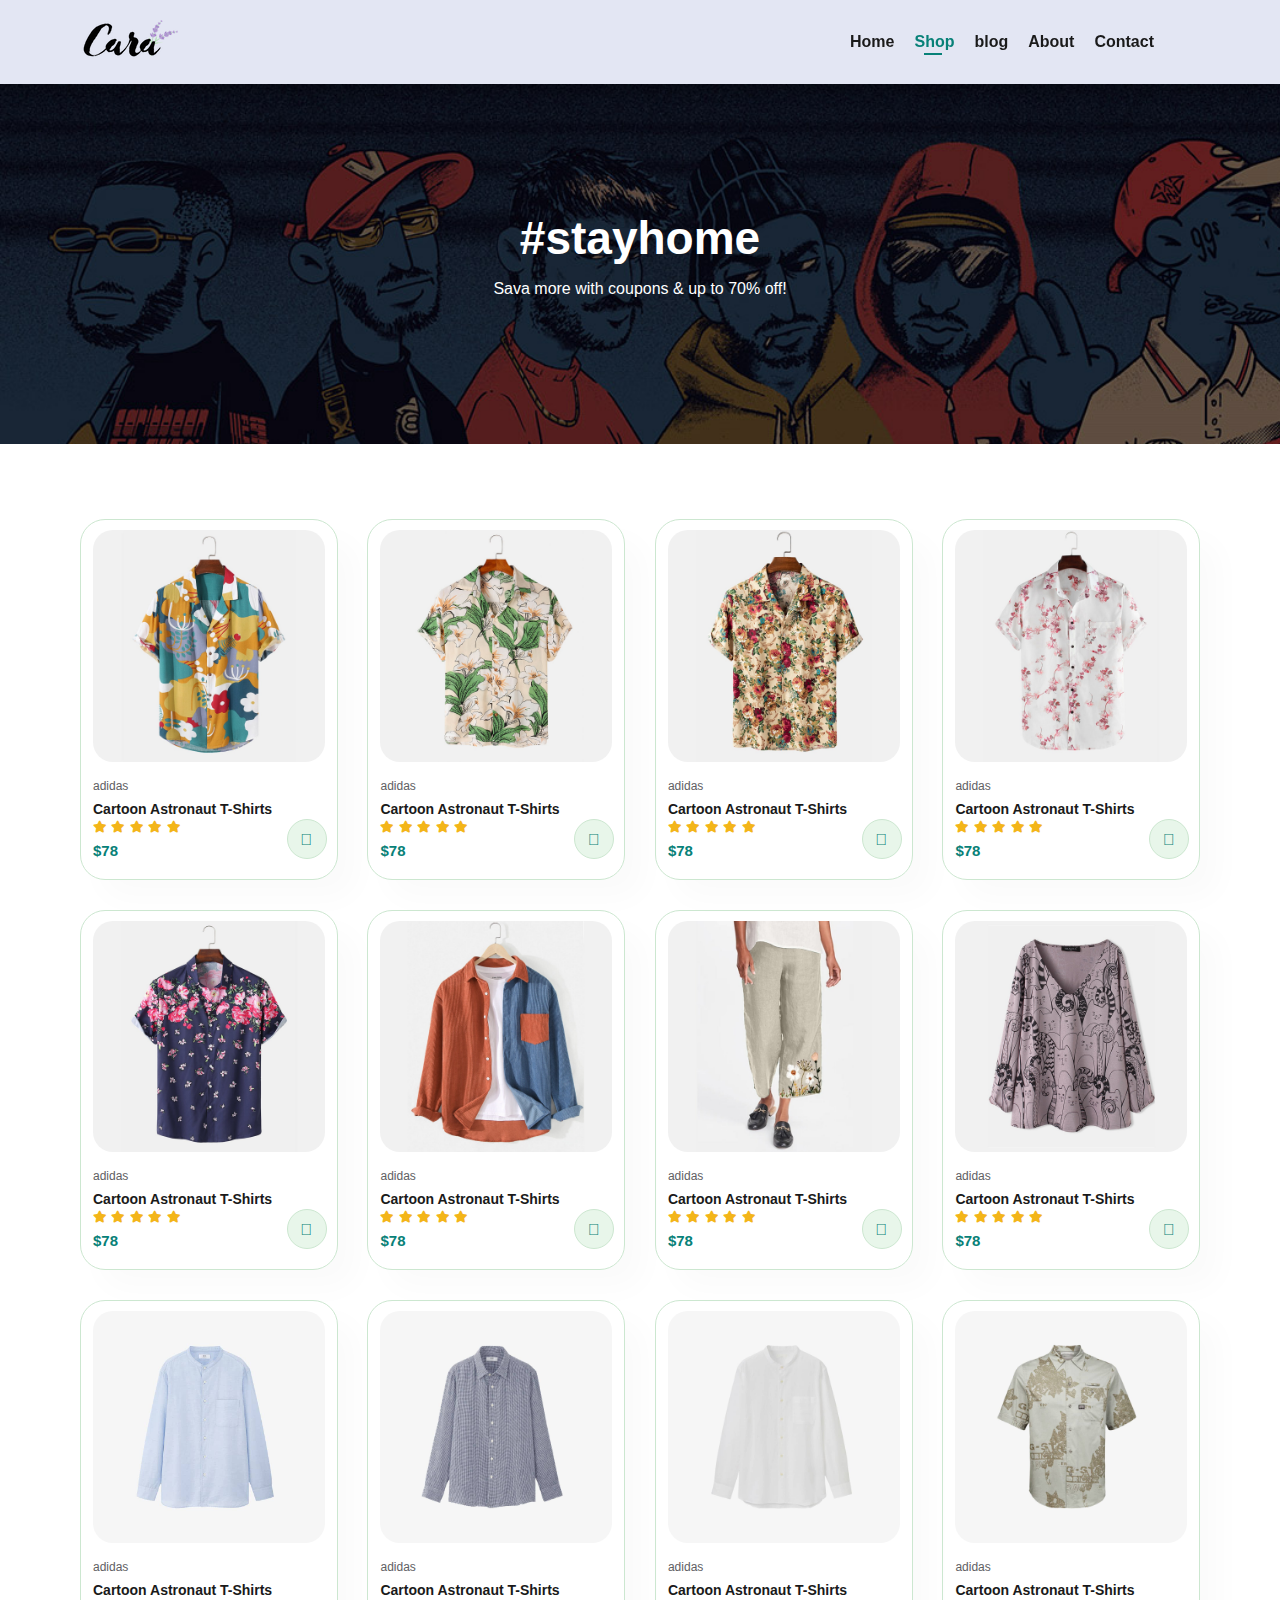
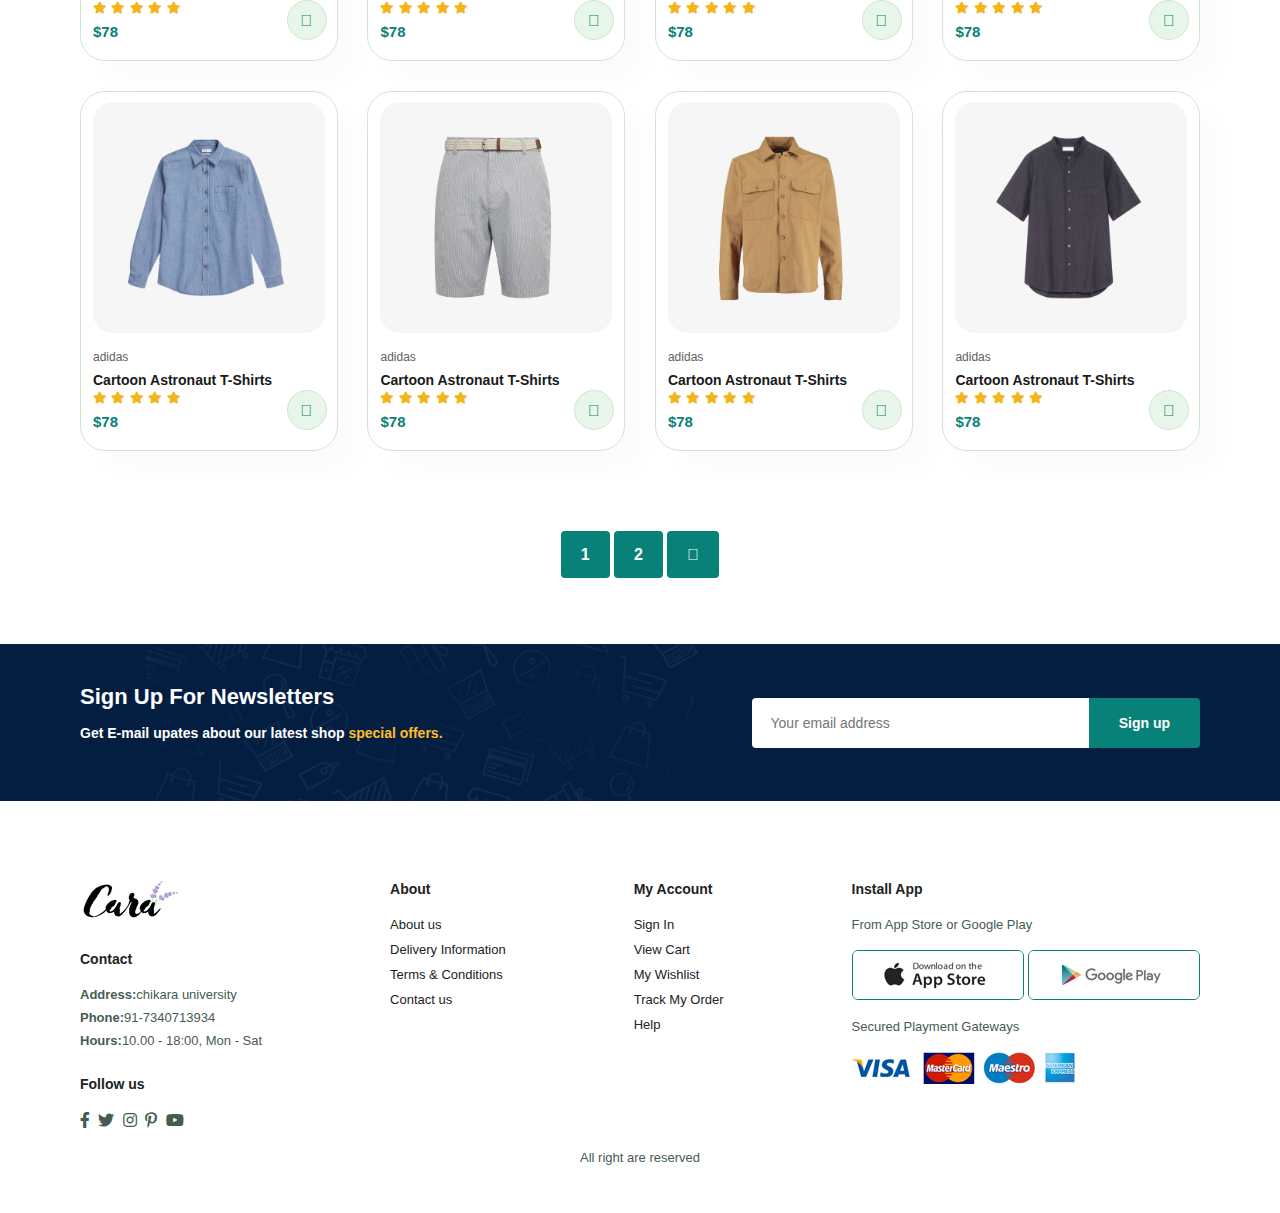
<file: e-comerce/shop.html>
<!DOCTYPE html>
<html lang="en">
<head>
    <meta charset="UTF-8">
    <meta name="viewport" content="width=device-width, initial-scale=1.0">
    <title>e-commerce</title>
    <link rel="stylesheet" href="https://pro.fontawesome.com/releases/v5.10.0/css/all.css"/>
    <link rel="stylesheet" href="style.css">
    <link rel="stylesheet" href="style2.css">
</head>
<body>
    <section id="header">
        <a href="#"><img src="img/logo.png" class="logo" alt=""></a>

        <div>
            <ul id="navbar">
                <li><a href="index.html">Home</a></li>
                <li><a class="active" href="shop.html">Shop</a></li>
                <li><a href="blog.html">blog</a></li>
                <li><a href="about.html">About</a></li>
                <li><a href="contact.html">Contact</a></li>
                <li id="lg-bag"><a href="cart.html"><i class="far fa-shopping-bag"></i></a></li>
                <a href="#" id="closes"><i class="far fa-times"></i></a>
            </ul>
        </div>
        <div id="mobile">
            <a href="cart.html"><i class="far fa-shopping-bag"></i></a>
            <i id="bar" class="fas fa-outdent"></i>
        </div>
    </section>

    <section id="page-header">
        <h2>#stayhome</h2>
        <p>Sava more with coupons & up to 70% off!</p>
    </section>

    <section id="product1" class="section-p1">
        <div class="pro-container">
            <div class="pro" onclick="window.location.href='sproduct.html';">
                <img src="img/products/f1.jpg" alt="">
                <div class="des">
                    <span>adidas</span>
                    <h5>Cartoon Astronaut T-Shirts</h5>
                    <div class="star">
                        <i class="fas fa-star"></i>
                        <i class="fas fa-star"></i>
                        <i class="fas fa-star"></i>
                        <i class="fas fa-star"></i>
                        <i class="fas fa-star"></i>
                    </div>
                    <h4>$78</h4>
                </div>
                <a href="#"><i class="fal fa-shopping-cart cart"></i></a>
            </div>
            <div class="pro">
                <img src="img/products/f2.jpg" alt="">
                <div class="des">
                    <span>adidas</span>
                    <h5>Cartoon Astronaut T-Shirts</h5>
                    <div class="star">
                        <i class="fas fa-star"></i>
                        <i class="fas fa-star"></i>
                        <i class="fas fa-star"></i>
                        <i class="fas fa-star"></i>
                        <i class="fas fa-star"></i>
                    </div>
                    <h4>$78</h4>
                </div>
                <a href="#"><i class="fal fa-shopping-cart cart"></i></a>
            </div>
            <div class="pro">
                <img src="img/products/f3.jpg" alt="">
                <div class="des">
                    <span>adidas</span>
                    <h5>Cartoon Astronaut T-Shirts</h5>
                    <div class="star">
                        <i class="fas fa-star"></i>
                        <i class="fas fa-star"></i>
                        <i class="fas fa-star"></i>
                        <i class="fas fa-star"></i>
                        <i class="fas fa-star"></i>
                    </div>
                    <h4>$78</h4>
                </div>
                <a href="#"><i class="fal fa-shopping-cart cart"></i></a>
            </div>
            <div class="pro">
                <img src="img/products/f4.jpg" alt="">
                <div class="des">
                    <span>adidas</span>
                    <h5>Cartoon Astronaut T-Shirts</h5>
                    <div class="star">
                        <i class="fas fa-star"></i>
                        <i class="fas fa-star"></i>
                        <i class="fas fa-star"></i>
                        <i class="fas fa-star"></i>
                        <i class="fas fa-star"></i>
                    </div>
                    <h4>$78</h4>
                </div>
                <a href="#"><i class="fal fa-shopping-cart cart"></i></a>
            </div>
            <div class="pro">
                <img src="img/products/f5.jpg" alt="">
                <div class="des">
                    <span>adidas</span>
                    <h5>Cartoon Astronaut T-Shirts</h5>
                    <div class="star">
                        <i class="fas fa-star"></i>
                        <i class="fas fa-star"></i>
                        <i class="fas fa-star"></i>
                        <i class="fas fa-star"></i>
                        <i class="fas fa-star"></i>
                    </div>
                    <h4>$78</h4>
                </div>
                <a href="#"><i class="fal fa-shopping-cart cart"></i></a>
            </div>
            <div class="pro">
                <img src="img/products/f6.jpg" alt="">
                <div class="des">
                    <span>adidas</span>
                    <h5>Cartoon Astronaut T-Shirts</h5>
                    <div class="star">
                        <i class="fas fa-star"></i>
                        <i class="fas fa-star"></i>
                        <i class="fas fa-star"></i>
                        <i class="fas fa-star"></i>
                        <i class="fas fa-star"></i>
                    </div>
                    <h4>$78</h4>
                </div>
                <a href="#"><i class="fal fa-shopping-cart cart"></i></a>
            </div>
            <div class="pro">
                <img src="img/products/f7.jpg" alt="">
                <div class="des">
                    <span>adidas</span>
                    <h5>Cartoon Astronaut T-Shirts</h5>
                    <div class="star">
                        <i class="fas fa-star"></i>
                        <i class="fas fa-star"></i>
                        <i class="fas fa-star"></i>
                        <i class="fas fa-star"></i>
                        <i class="fas fa-star"></i>
                    </div>
                    <h4>$78</h4>
                </div>
                <a href="#"><i class="fal fa-shopping-cart cart"></i></a>
            </div>
            <div class="pro">
                <img src="img/products/f8.jpg" alt="">
                <div class="des">
                    <span>adidas</span>
                    <h5>Cartoon Astronaut T-Shirts</h5>
                    <div class="star">
                        <i class="fas fa-star"></i>
                        <i class="fas fa-star"></i>
                        <i class="fas fa-star"></i>
                        <i class="fas fa-star"></i>
                        <i class="fas fa-star"></i>
                    </div>
                    <h4>$78</h4>
                </div>
                <a href="#"><i class="fal fa-shopping-cart cart"></i></a>
            </div>
            <div class="pro">
                <img src="img/products/n1.jpg" alt="">
                <div class="des">
                    <span>adidas</span>
                    <h5>Cartoon Astronaut T-Shirts</h5>
                    <div class="star">
                        <i class="fas fa-star"></i>
                        <i class="fas fa-star"></i>
                        <i class="fas fa-star"></i>
                        <i class="fas fa-star"></i>
                        <i class="fas fa-star"></i>
                    </div>
                    <h4>$78</h4>
                </div>
                <a href="#"><i class="fal fa-shopping-cart cart"></i></a>
            </div>
            <div class="pro">
                <img src="img/products/n2.jpg" alt="">
                <div class="des">
                    <span>adidas</span>
                    <h5>Cartoon Astronaut T-Shirts</h5>
                    <div class="star">
                        <i class="fas fa-star"></i>
                        <i class="fas fa-star"></i>
                        <i class="fas fa-star"></i>
                        <i class="fas fa-star"></i>
                        <i class="fas fa-star"></i>
                    </div>
                    <h4>$78</h4>
                </div>
                <a href="#"><i class="fal fa-shopping-cart cart"></i></a>
            </div>
            <div class="pro">
                <img src="img/products/n3.jpg" alt="">
                <div class="des">
                    <span>adidas</span>
                    <h5>Cartoon Astronaut T-Shirts</h5>
                    <div class="star">
                        <i class="fas fa-star"></i>
                        <i class="fas fa-star"></i>
                        <i class="fas fa-star"></i>
                        <i class="fas fa-star"></i>
                        <i class="fas fa-star"></i>
                    </div>
                    <h4>$78</h4>
                </div>
                <a href="#"><i class="fal fa-shopping-cart cart"></i></a>
            </div>
            <div class="pro">
                <img src="img/products/n4.jpg" alt="">
                <div class="des">
                    <span>adidas</span>
                    <h5>Cartoon Astronaut T-Shirts</h5>
                    <div class="star">
                        <i class="fas fa-star"></i>
                        <i class="fas fa-star"></i>
                        <i class="fas fa-star"></i>
                        <i class="fas fa-star"></i>
                        <i class="fas fa-star"></i>
                    </div>
                    <h4>$78</h4>
                </div>
                <a href="#"><i class="fal fa-shopping-cart cart"></i></a>
            </div>
            <div class="pro">
                <img src="img/products/n5.jpg" alt="">
                <div class="des">
                    <span>adidas</span>
                    <h5>Cartoon Astronaut T-Shirts</h5>
                    <div class="star">
                        <i class="fas fa-star"></i>
                        <i class="fas fa-star"></i>
                        <i class="fas fa-star"></i>
                        <i class="fas fa-star"></i>
                        <i class="fas fa-star"></i>
                    </div>
                    <h4>$78</h4>
                </div>
                <a href="#"><i class="fal fa-shopping-cart cart"></i></a>
            </div>
            <div class="pro">
                <img src="img/products/n6.jpg" alt="">
                <div class="des">
                    <span>adidas</span>
                    <h5>Cartoon Astronaut T-Shirts</h5>
                    <div class="star">
                        <i class="fas fa-star"></i>
                        <i class="fas fa-star"></i>
                        <i class="fas fa-star"></i>
                        <i class="fas fa-star"></i>
                        <i class="fas fa-star"></i>
                    </div>
                    <h4>$78</h4>
                </div>
                <a href="#"><i class="fal fa-shopping-cart cart"></i></a>
            </div>
            <div class="pro">
                <img src="img/products/n7.jpg" alt="">
                <div class="des">
                    <span>adidas</span>
                    <h5>Cartoon Astronaut T-Shirts</h5>
                    <div class="star">
                        <i class="fas fa-star"></i>
                        <i class="fas fa-star"></i>
                        <i class="fas fa-star"></i>
                        <i class="fas fa-star"></i>
                        <i class="fas fa-star"></i>
                    </div>
                    <h4>$78</h4>
                </div>
                <a href="#"><i class="fal fa-shopping-cart cart"></i></a>
            </div>
            <div class="pro">
                <img src="img/products/n8.jpg" alt="">
                <div class="des">
                    <span>adidas</span>
                    <h5>Cartoon Astronaut T-Shirts</h5>
                    <div class="star">
                        <i class="fas fa-star"></i>
                        <i class="fas fa-star"></i>
                        <i class="fas fa-star"></i>
                        <i class="fas fa-star"></i>
                        <i class="fas fa-star"></i>
                    </div>
                    <h4>$78</h4>
                </div>
                <a href="#"><i class="fal fa-shopping-cart cart"></i></a>
            </div>
        </div>
    </section>

    <section id="pagination" class="section-p1">
        <a href="#">1</a>
        <a href="#">2</a>
        <a href="#"><i class="fal fa-long-arrow-alt-right"></i></a>
    </section>
    <section id="newsletter" class="section-m1 section-p1">
        <div class="newstext">
            <h4>Sign Up For Newsletters</h4>
            <p>Get E-mail upates about our latest shop <span>special offers.</span></p>

        </div>
        <div class="form">
            <input type="text" name="" id="" placeholder="Your email address">
            <button class="normal">Sign up</button>

        </div>
    </section>

    <footer class="section-p1">
        <div class="col">
            <img class="logo" src="img/logo.png" alt="">
            <h4>Contact</h4>
            <p><strong>Address:</strong>chikara university</p>
            <p><strong>Phone:</strong>91-7340713934</p>
            <p><strong>Hours:</strong>10.00 - 18:00, Mon - Sat</p>
            <div class="follow">
                <h4>Follow us</h4>
                <div class="icon">
                    <i class="fab fa-facebook-f"></i>
                    <i class="fab fa-twitter"></i>
                    <i class="fab fa-instagram"></i>
                    <i class="fab fa-pinterest-p"></i>
                    <i class="fab fa-youtube"></i>
                </div>
            </div>
        </div>
        <div class="col">
            <h4>About</h4>
            <a href="#">About us</a>
            <a href="#">Delivery Information</a>
            <a href="#">Terms & Conditions</a>
            <a href="#">Contact us</a>
        </div>
        <div class="col">
            <h4>My Account</h4>
            <a href="#">Sign In</a>
            <a href="#">View Cart</a>
            <a href="#">My Wishlist</a>
            <a href="#">Track My Order</a>
            <a href="#">Help</a>
        </div>
        <div class="col install">
            <h4>Install App</h4>
            <p>From App Store or Google Play</p>
            <div class="row">
                <img src="img/pay/app.jpg" alt="">
                <img src="img/pay/play.jpg" alt="">
            </div>
            <p>Secured Playment Gateways</p>
            <img src="img/pay/pay.png" alt="">
        </div>
        <div class="copyright">
            <p>All right are reserved</p>
        </div>
    </footer>

    <script src="script.js"></script>
</body>
</html>
</file>
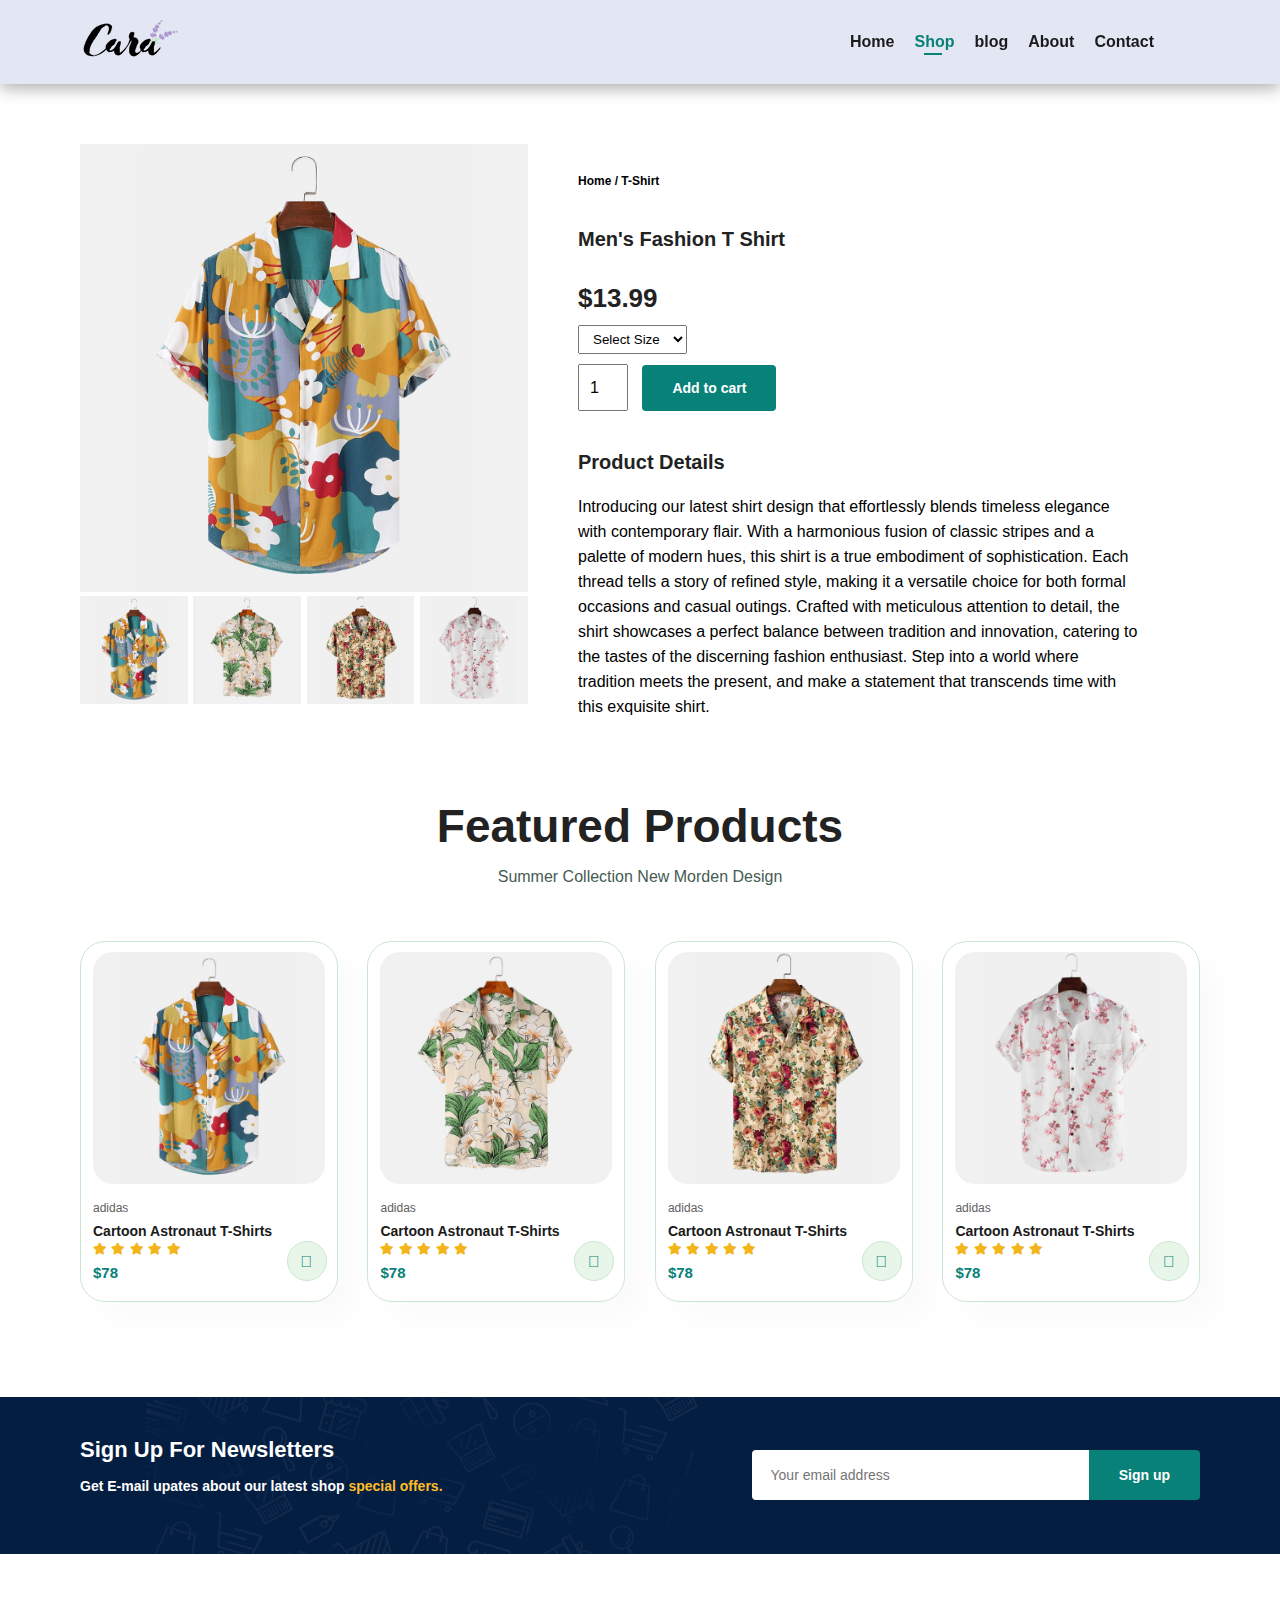
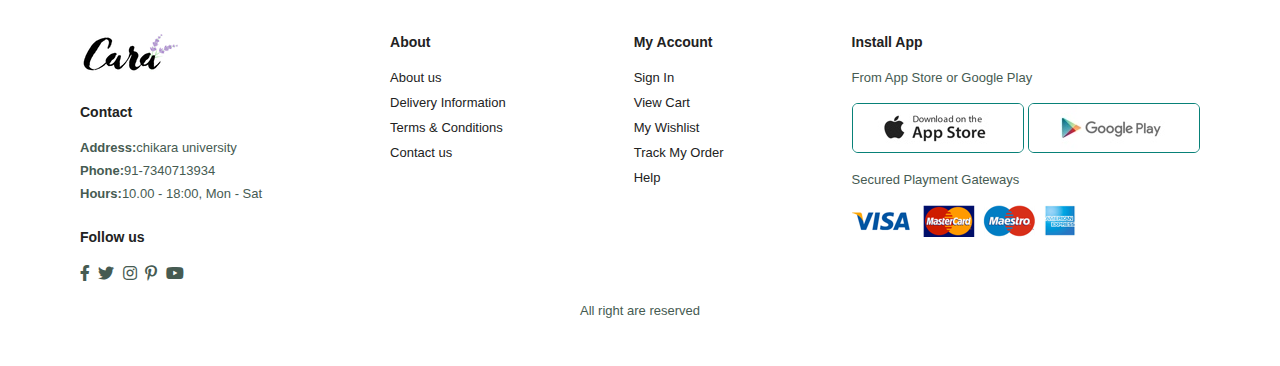
<file: e-comerce/sproduct.html>
<!DOCTYPE html>
<html lang="en">
<head>
    <meta charset="UTF-8">
    <meta name="viewport" content="width=device-width, initial-scale=1.0">
    <title>e-commerce</title>
    <link rel="stylesheet" href="https://pro.fontawesome.com/releases/v5.10.0/css/all.css"/>
    <link rel="stylesheet" href="style.css">
    <link rel="stylesheet" href="style2.css">
</head>
<body>
    <section id="header">
        <a href="#"><img src="img/logo.png" class="logo" alt=""></a>

        <div>
            <ul id="navbar">
                <li><a href="index.html">Home</a></li>
                <li><a class="active" href="shop.html">Shop</a></li>
                <li><a href="blog.html">blog</a></li>
                <li><a href="about.html">About</a></li>
                <li><a href="contact.html">Contact</a></li>
                <li id="lg-bag"><a href="cart.html"><i class="far fa-shopping-bag"></i></a></li>
                <a href="#" id="closes"><i class="far fa-times"></i></a>
            </ul>
        </div>
        <div id="mobile">
            <a href="cart.html"><i class="far fa-shopping-bag"></i></a>
            <i id="bar" class="fas fa-outdent"></i>
        </div>
    </section>

    <section id="prodetails" class="section-p1">
        <div class="single-pro-image">
            <img src="img/products/f1.jpg" width="100%" id="MainImg">

            <div class="small-img-group">
                <div class="small-img-col">
                    <img src="img/products/f1.jpg" width="100%" class="small-img" alt="">
                </div>
                <div class="small-img-col">
                    <img src="img/products/f2.jpg" width="100%" class="small-img" alt="">
                </div>
                <div class="small-img-col">
                    <img src="img/products/f3.jpg" width="100%" class="small-img" alt="">
                </div>
                <div class="small-img-col">
                    <img src="img/products/f4.jpg" width="100%" class="small-img" alt="">
                </div>
            </div>
        </div>

        <div class="single-pro-details">
            <h6>Home / T-Shirt</h6>
            <h4>Men's Fashion T Shirt</h4>
            <h2>$13.99</h2>
            <select>
                <option>Select Size</option>
                <option>XL</option>
                <option>XXL</option>
                <option>Small</option>
                <option>Large</option>
            </select>
            <input type="number" value="1">
            <button class="normal">Add to cart</button>
            <h4>Product Details</h4>
            <span>Introducing our latest shirt design that effortlessly blends timeless elegance with contemporary flair. 
                With a harmonious fusion of classic stripes and a palette of modern hues, this shirt is a true embodiment
                of sophistication. Each thread tells a story of refined style, making it a versatile choice for both formal
                occasions and casual outings. Crafted with meticulous attention to detail, the shirt showcases a perfect 
                balance between tradition and innovation, catering to the tastes of the discerning fashion enthusiast. 
                Step into a world where tradition meets the present, and make a statement that transcends time with this
                exquisite shirt.</span>
        </div>
    </section>

    <section id="product1" class="section-p1">
        <h2>Featured Products</h2>
        <p>Summer Collection New Morden Design</p>
        <div class="pro-container">
            <div class="pro">
                <img src="img/products/f1.jpg" alt="">
                <div class="des">
                    <span>adidas</span>
                    <h5>Cartoon Astronaut T-Shirts</h5>
                    <div class="star">
                        <i class="fas fa-star"></i>
                        <i class="fas fa-star"></i>
                        <i class="fas fa-star"></i>
                        <i class="fas fa-star"></i>
                        <i class="fas fa-star"></i>
                    </div>
                    <h4>$78</h4>
                </div>
                <a href="#"><i class="fal fa-shopping-cart cart"></i></a>
                <!-- <a href="#"><i class="fa-duotone fa-cart-shopping cart"></i></a> -->
            </div>
            <div class="pro">
                <img src="img/products/f2.jpg" alt="">
                <div class="des">
                    <span>adidas</span>
                    <h5>Cartoon Astronaut T-Shirts</h5>
                    <div class="star">
                        <i class="fas fa-star"></i>
                        <i class="fas fa-star"></i>
                        <i class="fas fa-star"></i>
                        <i class="fas fa-star"></i>
                        <i class="fas fa-star"></i>
                    </div>
                    <h4>$78</h4>
                </div>
                <a href="#"><i class="fal fa-shopping-cart cart"></i></a>
            </div>
            <div class="pro">
                <img src="img/products/f3.jpg" alt="">
                <div class="des">
                    <span>adidas</span>
                    <h5>Cartoon Astronaut T-Shirts</h5>
                    <div class="star">
                        <i class="fas fa-star"></i>
                        <i class="fas fa-star"></i>
                        <i class="fas fa-star"></i>
                        <i class="fas fa-star"></i>
                        <i class="fas fa-star"></i>
                    </div>
                    <h4>$78</h4>
                </div>
                <a href="#"><i class="fal fa-shopping-cart cart"></i></a>
            </div>
            <div class="pro">
                <img src="img/products/f4.jpg" alt="">
                <div class="des">
                    <span>adidas</span>
                    <h5>Cartoon Astronaut T-Shirts</h5>
                    <div class="star">
                        <i class="fas fa-star"></i>
                        <i class="fas fa-star"></i>
                        <i class="fas fa-star"></i>
                        <i class="fas fa-star"></i>
                        <i class="fas fa-star"></i>
                    </div>
                    <h4>$78</h4>
                </div>
                <a href="#"><i class="fal fa-shopping-cart cart"></i></a>
            </div>
        </div>
    </section>


    <section id="newsletter" class="section-m1 section-p1">
        <div class="newstext">
            <h4>Sign Up For Newsletters</h4>
            <p>Get E-mail upates about our latest shop <span>special offers.</span></p>

        </div>
        <div class="form">
            <input type="text" name="" id="" placeholder="Your email address">
            <button class="normal">Sign up</button>

        </div>
    </section>

    <footer class="section-p1">
        <div class="col">
            <img class="logo" src="img/logo.png" alt="">
            <h4>Contact</h4>
            <p><strong>Address:</strong>chikara university</p>
            <p><strong>Phone:</strong>91-7340713934</p>
            <p><strong>Hours:</strong>10.00 - 18:00, Mon - Sat</p>
            <div class="follow">
                <h4>Follow us</h4>
                <div class="icon">
                    <i class="fab fa-facebook-f"></i>
                    <i class="fab fa-twitter"></i>
                    <i class="fab fa-instagram"></i>
                    <i class="fab fa-pinterest-p"></i>
                    <i class="fab fa-youtube"></i>
                </div>
            </div>
        </div>
        <div class="col">
            <h4>About</h4>
            <a href="#">About us</a>
            <a href="#">Delivery Information</a>
            <a href="#">Terms & Conditions</a>
            <a href="#">Contact us</a>
        </div>
        <div class="col">
            <h4>My Account</h4>
            <a href="#">Sign In</a>
            <a href="#">View Cart</a>
            <a href="#">My Wishlist</a>
            <a href="#">Track My Order</a>
            <a href="#">Help</a>
        </div>
        <div class="col install">
            <h4>Install App</h4>
            <p>From App Store or Google Play</p>
            <div class="row">
                <img src="img/pay/app.jpg" alt="">
                <img src="img/pay/play.jpg" alt="">
            </div>
            <p>Secured Playment Gateways</p>
            <img src="img/pay/pay.png" alt="">
        </div>
        <div class="copyright">
            <p>All right are reserved</p>
        </div>
    </footer>

    <script>
        var MainImg = document.getElementById("MainImg");
        var smallimg = document.getElementsByClassName("small-img");

        smallimg[0].onclick = function(){
            MainImg.src = smallimg[0].src;
        }
        smallimg[1].onclick = function(){
            MainImg.src = smallimg[1].src;
        }
        smallimg[2].onclick = function(){
            MainImg.src = smallimg[2].src;
        }
        smallimg[3].onclick = function(){
            MainImg.src = smallimg[3].src;
        }
    </script>

    <script src="script.js"></script>
</body>
</html>
</file>
<file: e-comerce/style.css>
@import url('https://fonts.googleis.com/css2?family=Spartan:wght@100;200;300;400;500;600;700;800;900&display=swap');
*{
    margin: 0;
    padding: 0;
    box-sizing: border-box;
    font-family: 'Spartan', sans-serif;
}
body{
    width: 100%;
}
h1{
    font-size: 50px;
    line-height: 64px;
    color: #222;
}
h2{
    font-size: 46px;
    line-height: 54px;
    color: #222;
}
h4{
    font-size: 20px;
    color: #222;
}
h6{
    font-weight: 700;
    font-size: 12px;
}
p{
    font-size: 16px;
    color: #465b52;
    margin: 15px 0 20px 0;
}

.section-p1{
    padding: 40px 80px;
}
.section-m1{
    margin: 40px 0;
}
button.normal{
    font-size: 14px;
    font-weight: 600;
    padding: 15px 30px;
    color: #000;
    background-color: #fff;
    border-radius: 4px;
    cursor: pointer;
    border: none;
    outline: none;
    transition: 0.2s;
}
button.white{
    font-size: 13px;
    font-weight: 600;
    padding: 11px 18px;
    color: #fff;
    background-color: transparent;
    border-radius: 4px;
    cursor: pointer;
    border: 1px solid #fff;
    outline: none;
    transition: 0.2s;
}

#header{
    display: flex;
    align-items: center;
     justify-content: space-between;
     padding: 20px 80px;
     background-color: #E3E6F3;
     box-shadow: 0 5px 15px rgba(0, 0, 0, 0.3);
     z-index: 999;
     position: sticky;
     top: 0;
     left: 0;
}

#navbar{
    display: flex;
    align-items: center;
    justify-content: center;

}
#navbar li{
    list-style: none;
    padding: 0 10px;
    position: relative;
}
#navbar li a{
    text-decoration: none;
    font-weight: 600;
    font-size: 16px;
    color: #1a1a1a;
    transition: 0.3s ease;
}
#navbar li a:hover,
#navbar li a.active{
    color: #088178;
}

#navbar li a.active::after,
#navbar li a:hover::after{
    content: "";
    width: 30%;
    height: 2px;
    background: #088178;
    position: absolute;
    bottom: -4px;
    left: 20px;
}
#navbar li  a.active::after{
    left: 10;
}
#navbar #close{
    display: none;
}
#mobile{
    display: none;
    align-items: center;
}
#closes{
    display: none;
}

/* home page */
#hero{
    background-image: url(img/hero4.png);
    width: 100%;
    height: 90vh;
    background-size: cover;
    background-position: top 25% right 0;
    padding: 0 80px;
    display: flex;
    flex-direction: column;
    align-items: start;
    justify-content: center;
}
#hero h4{
    padding-bottom: 15px;
}
#hero h1{
    color: #088178;
}
#hero button{
    background-image: url("img/button.png");
    background-color: transparent;
    color: #088178;
    border: 0;
    padding: 14px 80px 14px 65px;
    background-repeat: no-repeat;
    cursor: pointer;
    font-weight: 700;
    font-size: 15px;
}

#feature{
    display: flex;
    align-items: center;
    justify-content: space-between;
    flex-wrap: wrap;
}
#feature .fe-box{
    width: 180px;
    text-align: center;
    padding: 25px 15px;
    box-shadow: 20px 20px 34px rgba(0, 0, 0, 0.03);
    border: 1px solid #cce7d0;
    border-radius: 4px;
    margin: 15px 0;
}
#feature .fe-box:hover{
    box-shadow: 10px 10px 54px rgba(70, 62, 221, 0.1);
}
#feature .fe-box img{
    width: 100%;
    margin-bottom: 10px;
}
#feature .fe-box h6{
    display: inline-block;
    padding: 9px 8px 6px 8px;
    line-height: 1;
    border-radius: 4px;
    color: #088178;
    background-color: #fddde4;
}
#feature .fe-box:nth-child(2) h6{
    background-color: #cdebbc;
}
#feature .fe-box:nth-child(3) h6{
    background-color: #d1e8f2;
}
#feature .fe-box:nth-child(4) h6{
    background-color: #cdd4f8;
}
#feature .fe-box:nth-child(5) h6{
    background-color: #f6dbf6;
}
#feature .fe-box:nth-child(6) h6{
    background-color: #fff2e5;
}

#product1{
    text-align: center;
}
#product1 .pro-container{
    display: flex;
    justify-content: space-between;
    padding-top: 20px;
    flex-wrap: wrap;
}
#product1 .pro{
    width: 23%;
    min-width: 250px;
    padding: 10px 12px;
    border: 1px solid #cce7d0;
    border-radius: 25px;
    cursor: pointer;
    box-shadow: 20px 20px 30px rgba(0, 0, 0, 0.02);
    margin: 15px 0;
    position: relative;
}
#product1 .pro:hover {
    box-shadow: 20px 20px 30px rgba(0, 0, 0, 0.06);
}
#product1 .pro img{
    width: 100%;
    border-radius: 20px;
}
#product1 .pro .des{
    text-align: start;
    padding: 10px 0;
}
#product1 .pro .des span{
    color: #606063;
    font-size: 12px;
}
#product1 .pro .des h5{
    padding-top: 7px;
    color: #1a1a1a;
    font-size: 14px;
}
#product1 .pro .des i{
    font-size: 12px;
    color: rgb(243, 181, 25);
}
#product1 .pro .des h4{
    padding-top: 7px;
    font-size: 15px;
    font-weight: 700;
    color: #088178;
}
#product1 .pro .cart{
    width: 40px;
    height: 40px;
    line-height: 40px;
    border-radius: 50px;
    background-color: #e8f6ea;
    font-weight: 500;
    color: #088178;
    border: 1px solid #cce7d0;
    position: absolute;
    bottom: 20px;
    right: 10px;
}

#banner{
    display: flex;
    flex-direction: column;
    justify-content: center;
    align-items: center;
    text-align: center;
    background-image: url("img/banner/b2.jpg");
    width: 100%;
    height: 40vh;
    background-size: cover;
    background-position: center;
}
#banner h4{
    color: #fff;
    font-size: 16px;
}
#banner h2{
    color: #fff;
    font-size: 30px;
    padding: 10px 0;
}
#banner h2 span{
    color: #ef3636;
}
#banner button:hover{
    background-color: #088178;
    color: #fff;
}


#sm-banner{
    display: flex;
    justify-content: space-between;
    flex-wrap: wrap;
}
#sm-banner .banner-box{
    display: flex;
    flex-direction: column;
    justify-content: center;
    align-items: flex-start;
    background-image: url("img/banner/b17.jpg");
    min-width: 620px;
    height: 50vh;
    background-size: cover;
    background-position: center;
    padding: 30px;
}
#sm-banner .banner-box2 {
    background-image: url("img/banner/b10.jpg");
}
#sm-banner h4{
    color: #fff;
    font-size: 20px;
    font-weight: 800;
}
#sm-banner h2{
    color: #fff;
    font-size: 28px;
    font-weight: 800;
}
#sm-banner span{
    color: #fff;
    font-size: 14px;
    font-weight: 500;
    padding-bottom: 15px;

}
#sm-banner .banner-box:hover button{
    background: #088178;
    border: 1px solid #088178;
}

#banner3{
    display: flex;
    justify-content: space-between;
    flex-wrap: wrap;
    padding: 0 80px;
}
#banner3 .banner-box{
    display: flex;
    flex-direction: column;
    justify-content: center;
    align-items: flex-start;
    background-image: url("img/banner/b7.jpg");
    min-width: 30%;
    height: 30vh;
    background-size: cover;
    background-position: center;
    padding: 20px;
    margin-bottom: 20px;
}
#banner3 .banner-box2{
    background-image: url("img/banner/b4.jpg");
}
#banner3 .banner-box3{
    background-image: url("img/banner/b18.jpg");
}
#banner3 h2{
    color: #fff;
    font-weight: 900;
    font-size: 22px;
}
#banner3 h3{
    color: #ec544e;
    font-weight: 800;
    font-size: 15px;
}

#newsletter{
    display: flex;
    justify-content: space-between;
    flex-wrap: wrap;
    align-items: center;
    background-image: url("img/banner/b14.png");
    background-repeat: no-repeat;
    background-position: 20% 30%;
    background-color: #041e42;
}
#newsletter h4{
    font-size: 22px;
    font-weight: 700;
    color: #fff;
}
#newsletter p{
    font-size: 14px;
    font-weight: 600;
    color: #fff;
}
#newsletter p span{
    color: #ffbd27;
}
#newsletter .form{
    display: flex;
    width: 40%;
}
#newsletter input{
    height: 3.125rem;
    padding: 0 1.25em;
    font-size: 14px;
    width: 100%;
    border: 1px solid transparent;
    border-radius: 4px;
    outline: none;
    border-top-right-radius: 0;
    border-bottom-right-radius: 0;
}
#newsletter button{
    background-color: #088178;
    color: #fff;
    white-space: nowrap;
    border-top-left-radius: 0;
    border-bottom-left-radius: 0;
}


footer{
    display: flex;
    flex-wrap: wrap;
    justify-content: space-between;
}
footer .col{
    display: flex;
    flex-direction: column;
    align-items: flex-start;
    margin-bottom: 20px;
}
footer .logo{
    margin-bottom: 30px;
}
footer h4{
    font-size: 14px;
    padding-bottom: 20px;
}
footer p {
    font-size: 13px;
    margin: 0 0 8px 0;
}
footer a{
    font-size: 13px;
    text-decoration: none;
    color: #222;
    margin-bottom: 10px;
}
footer .follow{
    margin-top: 20px;
}
footer .follow i{
    color: #465b52;
    padding-right: 4px;
    cursor: pointer;
}
footer .install .row img{
    border: 1px solid #088178;
    border-radius: 6px;
}
footer .install img{
    margin: 10px 0 15px 0;
}
footer .follow i:hover,
footer a:hover{
    color: #088178;
}
footer .copyright{
    align-items: center;
    width: 100%;
    text-align: center;
}



/* responsive */
@media (max-width:799px) {
    .section-p1{
        padding: 40px 40px;
    }
    #navbar {
        display: flex;
        flex-direction: column; 
        align-items: flex-start;
        justify-content: flex-start;
        position: fixed;
        top: 0;
        right: -300px;
        height: 100vh;
        width: 300px;
        background-color: #E3E6F3;
        box-shadow: 0 40px 60px rgba(0, 0, 0, 0.01);
        padding: 80px 0 0 10px;
        transition: 0.3s;
    }
    #navbar.active{
        right: 0px;
    }
    #navbar li{
        margin-bottom: 25px;
    }
    #mobile{
        display: flex;
        align-items: center;
    }
    #mobile i{
        color: #1a1a1a;
        font-size: 20px;
        padding-left: 20px;
    }
    #closes{
        position: absolute;
        top: 30px;
        left: 30px;
        color: #222;
        font-size: 24px;
        display: initial;
    }
    #lg-bag{
        display: none;
    }

    #hero{
        height: 70vh;
        padding: 0 80px;
        background-position: top 30% right 30%;
    }

    #feature{
        justify-content: center;

    }
    #feature .fe-box{
        margin: 15px 15px;
    }

    #product1 .pro-container{
        justify-content: center;
    }
    #product1 .pro{
        margin: 15px;
    }

    #banner{
        height: 20vh;
    }

    #sm-banner .banner-box{
        min-width: 100%;
        height: 30vh;
        margin-bottom: 50px;
    }
    #banner3{
        padding: 0 40px;
    }
    #banner3 .banner-box{
        width: 28%;
    }
    #newsletter .form{
        width: 70%;
    }

    /* bog page  */
    #page-header {
        
        height: 30vh;
    }
    /* contact page  */
    #form-details {
        padding: 40px;
    }
    #form-details form{
        width: 50%;
    }
}

@media (max-width: 477px) {
    h1{
        font-size: 38px;
    }
    h2{
        font-size: 32px;
    }
    .section-p1{
        padding: 20px;
    }


    #header{
        padding: 10px 30px;
    }

    #hero{
        padding:  0 20px;
        background-position: 55%;
    }

    #feature{
        justify-content: space-between;
        padding: 25px;
    }
    #feature .fe-box{
        width: 155px;
        margin: 0 0 15px 0;
    }

    #product1 .pro{
        width: 100%;
    }

    #banner{
        height: 40vh;
    }

    #sm-banner .banner-box{
        height: 40vh;
        margin-bottom: 20px;
    }

    #banner3{
        padding: 0 20px;
    }
    #banner3 .banner-box{
        width: 100%;
    }
    #newsletter{
        padding: 40px 20px;
    }
    #newsletter .form{
        width: 100%;
    }

    
}
</file>
<file: e-comerce/style2.css>
/* shop page */
#page-header{
    background-image: url("img/banner/b1.jpg");
    width: 100%;
    height: 40vh;
    background-size: cover;
    display: flex;
    justify-content: center;
    flex-direction: column;
    text-align: center;
    padding: 14px;
}
#page-header h2,
#page-header p{
    color: #fff;
}


#pagination{
    text-align: center;
}
#pagination a{
    text-decoration: none;
    background-color: #088178;
    padding: 15px 20px;
    border-radius: 4px;
    color: #fff;
    font-weight: 600;
}
#pagination a  i{
    font-size: 16px;
    font-weight: 600;
}

/* single product */
#prodetails{
    display: flex;
    margin-top: 20px;
}
#prodetails .single-pro-image{
    width: 40%;
    margin-right: 50px;
}
.small-img-group{
    display: flex;
    justify-content: space-between;
}
.small-img-col{
    flex-basis: 24%;
    cursor: pointer;
}
#prodetails .single-pro-details{
    width: 50%;
    padding-top: 30px;
}
#prodetails .single-pro-details h4{
    padding: 40px 0 20px 0;
}
#prodetails .single-pro-details h2{
    font-size: 26px;
}
#prodetails .single-pro-details select{
    display: block;
    padding: 5px 10px;
    margin-bottom: 10px;
}
#prodetails .single-pro-details input{
    width: 50px;
    height: 47px;
    padding-left: 10px;
    font-size: 16px;
    margin-right: 10px;
}
#prodetails .single-pro-details input:focus{
    outline: none;
}
#prodetails .single-pro-details button{
    background-color: #088178;
    border: #088178;
    color: #fff;
}
#prodetails .single-pro-details span{
    line-height: 25px;
}



/* blog page */
#page-header.blog-header{
    background-image: url("img/banner/b19.jpg");
}

 #blog{
    padding: 150px 150px 0 150px;
 }
 #blog .blog-box{
    display: flex;
    align-items: center;
    width: 100%;
    position: relative;
    padding-bottom: 90px;
 }
 #blog .blog-img{
    width: 50%;
    margin-right: 40px;
 }
 #blog img{
    width: 100%;
    height: 300px;
    object-fit: cover;
 }
 #blog .blog-details{
    width: 50%;
 }
 #blog .blog-details a{
    text-decoration: none;
    font-size: 11px;
    color: #000;
    font-weight: 700;
    position: relative;
    transition: 0.3s;
    /* height: 50px;
    width: 50px; */
 }
 #blog .blog-details a::after{
    content: "";
    width: 50px;
    height: 1px;
    background-color: #000;
    position: absolute;
    top: 4px;
    right: -60px;
 }
 #blog .blog-details a:hover{
    color: #088178;
 }
 #blog .blog-details a:hover::after{
    background-color: #088178;
 }
 #blog .blog-box h1{
    position: absolute;
    top: -40px;
    left: 0;
    font-size: 70px;
    font-weight: 700;
    color: #c9cbce;
    z-index: -9;
 }


 /* about page */
 #page-header .about-header{
    background-image: url("img/about/banner.png");
 }
 #about-head{
    display: flex;
    align-items: center;
 }
 #about-head img{
    width: 50%;
    height: auto;
 }
 #about-head div{
    padding-left: 40px;
 }
 #about-app{
    text-align: center;
 }
 #about-app .video{
    width: 70%;
    height: 100%;
    margin: 30px auto 0 auto;
 }
 #about-app .video video{
    width: 100%;
    height: 100%;
    border-radius: 20px;
 }



 /* contact page  */
 #contact-details{
    display: flex;
    align-items: center;
    justify-content: space-between;
 }
 #contact-details .details{
    width: 40%;
 }
 #contact-details .details span,
 #form-details form span{
    font-size: 12px;
 }
 #contact-details .details h2,
 #form-details form h2{
    font-size: 26px;
    line-height: 35px;
    padding: 20px 0;
 }
 #contact-details .details h3{
    font-size: 16px;
    padding-bottom: 15px;
 }
 #contact-details .details li{
    list-style: none;
    display: flex;
    padding: 10px 0;
 }
 #contact-details .details li i{
    font-size: 14px;
    padding-right: 22px;
 }
 #contact-details .details li p{
    margin: 0;
    font-size: 14px;
 }

 #contact-details .map{
    width: 55%;
    height: 400px;
 }
 #contact-details .map iframe{
    width: 100%;
    height: 100%;
 }

 #form-details {
    display: flex;
    justify-content: space-between;
    margin: 30px;
    padding: 80px;
    border: 1px solid #e1e1e1;
 }
 #form-details form{
    width: 65%;
    display: flex;
    flex-direction: column;
    align-items: flex-start;
 }
 #form-details form input,
 #form-details form textarea{
    width: 100%;
    padding: 12px 15px;
    outline: none;
    margin-bottom: 20px;
    border: 1px solid #e1e1e1;
 }
 #form-details form button{
    background-color: #088178;
    color: #fff;
 }

 #form-details .people div{
    padding-bottom: 25px;
    display: flex;
    align-items: flex-start;
 }
 #form-details .people div img{
    width: 65px;
    height: 65px;
    object-fit: cover;
    margin-right: 15px;
 }
 #form-details .people div p{
    margin: 0;
    font-size: 13px;
    line-height: 25px;
 }
 #form-details .people div p span{
    display: block;
    font-size: 16px;
    font-weight: 600;
    color: #000;
 }

 
 /* cart page  */
 #cart{
    overflow-x: auto;
 }
 #cart table{
    width: 100%;
    border-collapse: collapse;
    table-layout: fixed;
    white-space: nowrap;
 }
 #cart table img{
    width: 50%;
 }
 #cart table td:nth-child(1){
    width: 100px;
    text-align: center;
 }
 #cart table td:nth-child(2){
    width: 150px;
    text-align: center;
 }
 #cart table td:nth-child(3){
    width: 250px;
    text-align: center;
 }
 #cart table td:nth-child(4),
 #cart table td:nth-child(5),
 #cart table td:nth-child(6){
    width: 150px;
    text-align: center;
 }
 #cart table td:nth-child(5) input{
    width: 35%;
    height: 35%;
    padding: 10px 5px 10px 15px;
 }
 #cart table thead{
    border: 1px solid #e2e9e1;
    border-left: none;
    border-right: none;
 }
 #cart table thead td{
    font-weight: 700;
    text-transform: uppercase;
    font-size: 13px;
    padding: 18px 0;
 }
 #cart table tbody tr td{
    padding-top: 15px;
 }
 #cart table tbody td{
    font-size: 13px;
 }

 #cart-add{
    display: flex;
    flex-wrap: wrap;
    justify-content: space-between;
 }
 #coupon{
    width: 50%;
    margin-bottom: 30px;
 }
 #coupon h3,
 #subtotalh3{
    padding-bottom: 15px;
 }
 #coupon input{
    padding: 10px 20px;
    outline: none;
    width: 60%;
    margin-right: 10px;
    border: 1px solid #e2e9e1;
 }
 #coupon button,
 #subtotal button{
    background-color: #088178;
    color: #fff;
    padding: 12px 20px;
 }

 #subtotal{
    width: 50%;
    margin-bottom: 30px;
    border: 1px solid #e2e9e1;
    padding: 30px;
 }
 #subtotal table{
    border-collapse: collapse;
    width: 100%;
    margin-bottom: 20px;
 }
 #subtotal table td{
    width: 50%;
    border: 1px solid #e2e9e1;
    padding: 10px;
 }





@media (max-width: 477px){
    #prodetails{
        display: flex;
        flex-direction: column;
    }
    #prodetails  .single-pro-image{
        width: 100%;
        margin-right: 0px;
    }
    #prodetails .single-pro-details{
        width: 100%;
    }

    /* blog page */
    #blog{
        padding: 100px 20px 0 20px;
    }
    #blog .blog-box{
        display: flex;
        flex-direction: column;
        align-items: flex-start;
    }
    #blog .blog-img{
        width: 100%;
        margin-right: 0px;
        margin-bottom: 30px;
    }
    #blog .blog-details{
        width: 100%;
    }
    #page-header {
        height: 30vh;
    }
    #blog img {
        width: 100%;
        height: 250px;
        object-fit: cover;
    }

    /* about page */
    #about-head{
        flex-direction: column;
    }
    #about-head img{
        width: 100%;
        margin-bottom: 20px;
    }
    #about-head div{
        padding-left: 0px;
    }
    #about-head .video{
        width: 100%;
    }


    /* contact page  */
    #contact-details {
        flex-direction: column;
    }
    #contact-details .details{
        width: 100%;
        margin-bottom: 30px;
    }
    #contact-details .map{
        width: 100%;
    }
    #form-details{
        margin: 10px;
        padding: 30px 10px;
        flex-wrap: wrap;
    }
    #form-details form{
        width: 100%;
        margin-bottom: 30px;
    }

    /* cart page  */
    #cart-add{
        flex-direction: column;
    }
    #coupon{
        width: 100%;
    }
    #subtotal{
        width: 100%;
        padding: 20px;
    }
}
</file>
